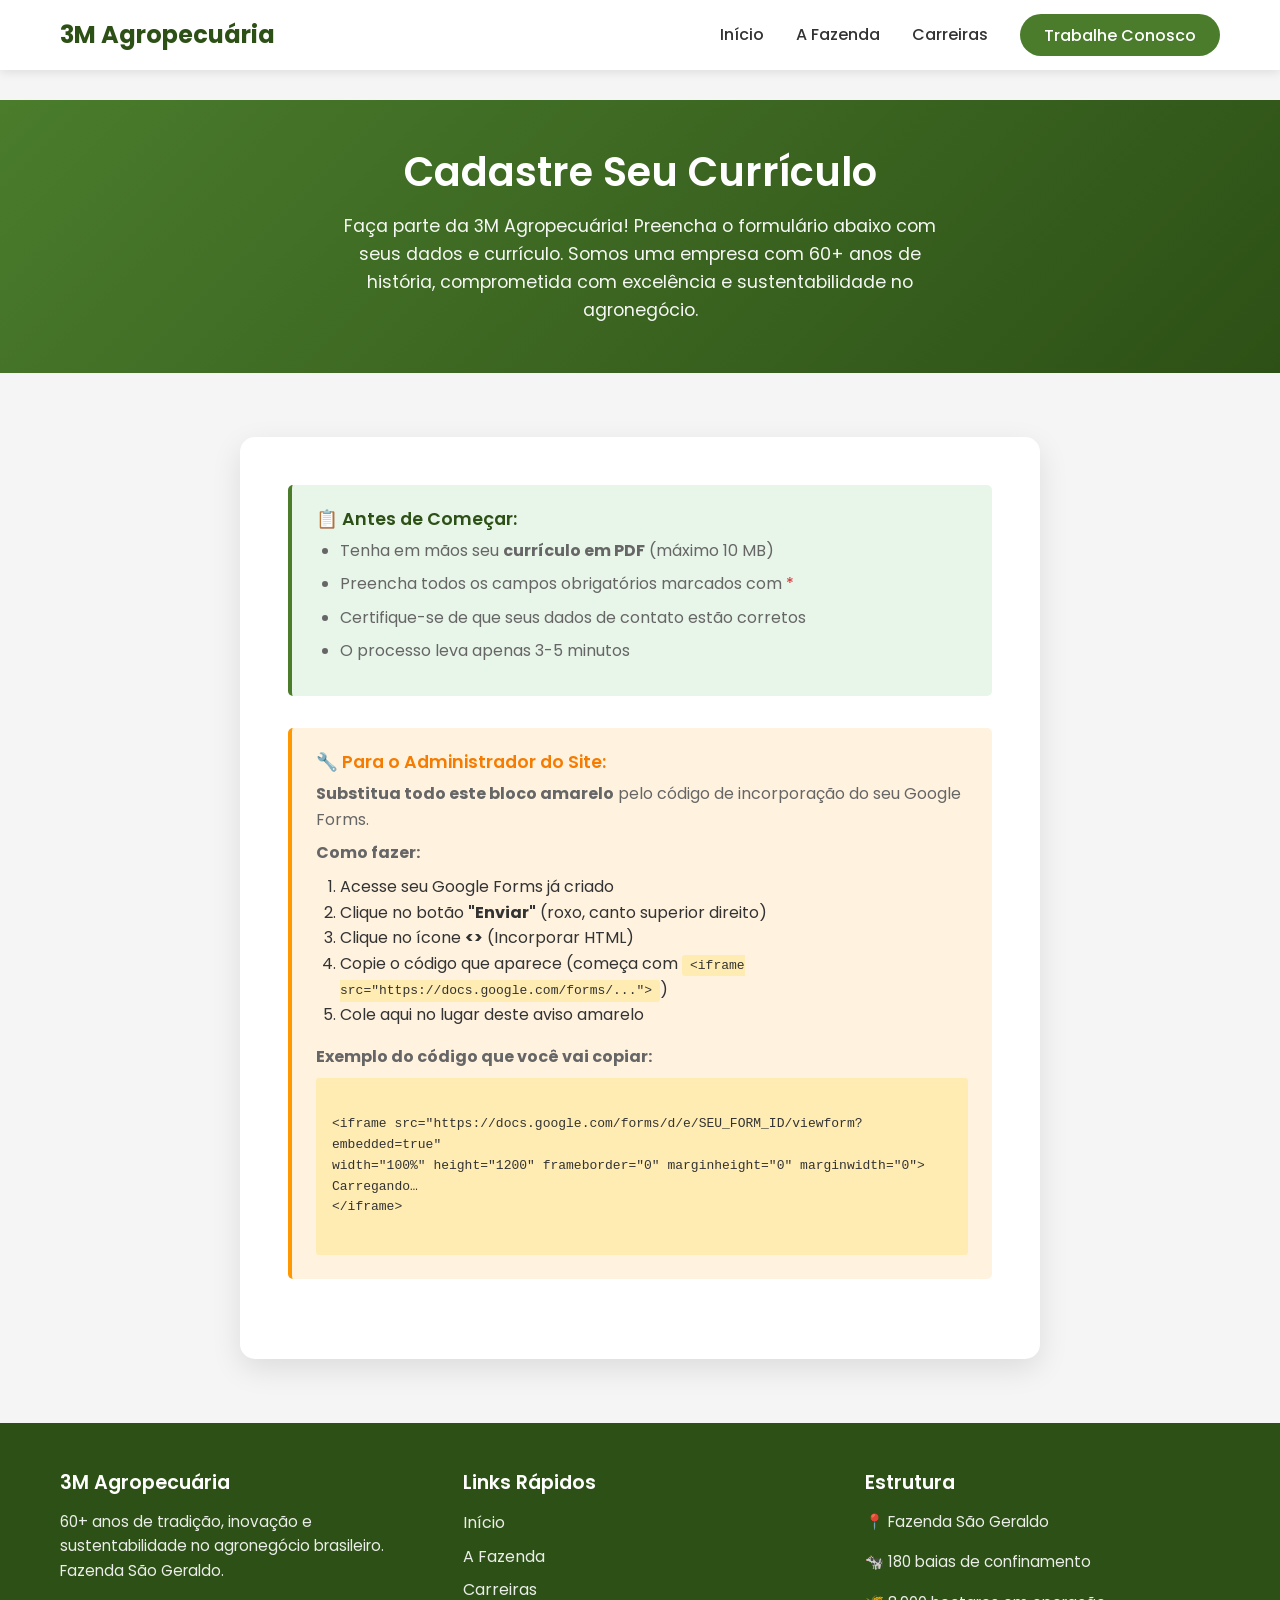
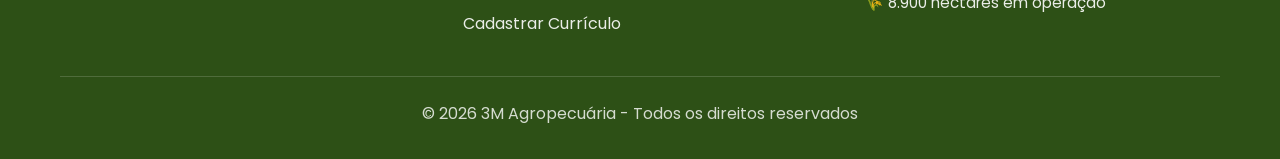
<file: cadastro.html>
<!DOCTYPE html>
<html lang="pt-BR">
<head>
    <meta charset="UTF-8">
    <meta name="viewport" content="width=device-width, initial-scale=1.0">
    <title>Cadastre Seu Currículo - 3M Agropecuária</title>
    <link rel="stylesheet" href="css/style.css">
    <link href="https://fonts.googleapis.com/css2?family=Poppins:wght@300;400;600;700&display=swap" rel="stylesheet">
    <style>
        .pagina-interna {
            padding-top: 100px;
            min-height: 100vh;
            background-color: var(--cinza-claro);
        }
        
        .cadastro-header {
            padding: 3rem 0;
            background: linear-gradient(135deg, var(--verde-principal) 0%, var(--verde-escuro) 100%);
            color: var(--branco);
            text-align: center;
        }
        
        .cadastro-header h1 {
            font-size: 2.5rem;
            margin-bottom: 1rem;
        }
        
        .cadastro-header p {
            font-size: 1.1rem;
            max-width: 600px;
            margin: 0 auto;
            opacity: 0.95;
        }
        
        .formulario-section {
            padding: 4rem 0;
        }
        
        .form-container {
            max-width: 800px;
            margin: 0 auto;
            background-color: var(--branco);
            padding: 3rem;
            border-radius: 15px;
            box-shadow: 0 10px 30px var(--sombra);
        }
        
        .instrucoes {
            background-color: #E8F5E9;
            border-left: 4px solid var(--verde-principal);
            padding: 1.5rem;
            margin-bottom: 2rem;
            border-radius: 5px;
        }
        
        .instrucoes h3 {
            color: var(--verde-escuro);
            margin-bottom: 0.5rem;
            font-size: 1.1rem;
        }
        
        .instrucoes ul {
            margin-left: 1.5rem;
            color: var(--texto-medio);
        }
        
        .instrucoes ul li {
            margin-bottom: 0.5rem;
        }
        
        /* Estilos do Formulário */
        .form-group {
            margin-bottom: 1.5rem;
        }
        
        label {
            display: block;
            color: var(--verde-escuro);
            font-weight: 600;
            margin-bottom: 0.5rem;
        }
        
        .obrigatorio {
            color: #D32F2F;
        }
        
        input[type="text"],
        input[type="email"],
        input[type="tel"],
        select,
        textarea {
            width: 100%;
            padding: 0.8rem;
            border: 2px solid var(--cinza-medio);
            border-radius: 8px;
            font-size: 1rem;
            font-family: 'Poppins', sans-serif;
            transition: border-color 0.3s ease;
        }
        
        input:focus,
        select:focus,
        textarea:focus {
            outline: none;
            border-color: var(--verde-principal);
        }
        
        textarea {
            min-height: 120px;
            resize: vertical;
        }
        
        .file-upload {
            border: 2px dashed var(--cinza-medio);
            padding: 2rem;
            text-align: center;
            border-radius: 8px;
            cursor: pointer;
            transition: all 0.3s ease;
            background-color: var(--cinza-claro);
        }
        
        .file-upload:hover {
            border-color: var(--verde-principal);
            background-color: #E8F5E9;
        }
        
        .file-upload input[type="file"] {
            display: none;
        }
        
        .file-upload-label {
            cursor: pointer;
            color: var(--verde-principal);
            font-weight: 600;
        }
        
        .file-info {
            margin-top: 1rem;
            color: var(--texto-medio);
            font-size: 0.9rem;
        }
        
        .btn-submit {
            width: 100%;
            padding: 1rem 2rem;
            background-color: var(--verde-principal);
            color: var(--branco);
            border: none;
            border-radius: 30px;
            font-size: 1.1rem;
            font-weight: 600;
            cursor: pointer;
            transition: all 0.3s ease;
            margin-top: 1rem;
        }
        
        .btn-submit:hover {
            background-color: var(--verde-escuro);
            transform: translateY(-2px);
            box-shadow: 0 5px 15px rgba(77, 124, 44, 0.3);
        }
        
        .btn-submit:disabled {
            background-color: var(--cinza-medio);
            cursor: not-allowed;
            transform: none;
        }
        
        /* Aviso Google Forms Embed */
        .embed-aviso {
            background-color: #FFF3E0;
            border-left: 4px solid #FF9800;
            padding: 1.5rem;
            margin: 2rem 0;
            border-radius: 5px;
        }
        
        .embed-aviso h3 {
            color: #F57C00;
            margin-bottom: 0.5rem;
            font-size: 1.1rem;
        }
        
        .embed-aviso p {
            color: var(--texto-medio);
            margin-bottom: 0.5rem;
        }
        
        .embed-aviso code {
            background-color: #FFECB3;
            padding: 0.2rem 0.5rem;
            border-radius: 3px;
            font-family: monospace;
        }
        
        /* Container para iframe do Google Forms */
        .google-forms-container {
            width: 100%;
            min-height: 1200px;
            border: none;
            border-radius: 10px;
            overflow: hidden;
        }
        
        @media (max-width: 768px) {
            .form-container {
                padding: 2rem 1.5rem;
            }
            
            .cadastro-header h1 {
                font-size: 2rem;
            }
        }
    </style>
</head>
<body>
    <!-- Menu de Navegação -->
    <nav class="navbar">
        <div class="container">
            <div class="logo">
                <!-- DESCOMENTE A LINHA ABAIXO E COMENTE A LINHA DE TEXTO PARA USAR LOGO COM IMAGEM -->
                <!-- <img src="images/logo-fazenda.png" alt="Logo 3M Agropecuária" style="height: 50px; width: auto;"> -->
                3M Agropecuária
            </div>
            <ul class="nav-menu" id="navMenu">
                <li><a href="index.html">Início</a></li>
                <li><a href="fazenda.html">A Fazenda</a></li>
                <li><a href="carreiras.html">Carreiras</a></li>
                <li><a href="cadastro.html" class="btn-destaque">Trabalhe Conosco</a></li>
            </ul>
            <div class="hamburger" id="hamburger">
                <span></span>
                <span></span>
                <span></span>
            </div>
        </div>
    </nav>

    <!-- Conteúdo Principal -->
    <div class="pagina-interna">
        
        <!-- Header -->
        <section class="cadastro-header">
            <div class="container">
                <h1>Cadastre Seu Currículo</h1>
                <p>Faça parte da 3M Agropecuária! Preencha o formulário abaixo com seus dados e currículo. Somos uma empresa com 60+ anos de história, comprometida com excelência e sustentabilidade no agronegócio.</p>
            </div>
        </section>

        <!-- Formulário -->
        <section class="formulario-section">
            <div class="container">
                <div class="form-container">
                    
                    <div class="instrucoes">
                        <h3>📋 Antes de Começar:</h3>
                        <ul>
                            <li>Tenha em mãos seu <strong>currículo em PDF</strong> (máximo 10 MB)</li>
                            <li>Preencha todos os campos obrigatórios marcados com <span class="obrigatorio">*</span></li>
                            <li>Certifique-se de que seus dados de contato estão corretos</li>
                            <li>O processo leva apenas 3-5 minutos</li>
                        </ul>
                    </div>

                    <!-- ============================================
                         IMPORTANTE: AQUI VOCÊ VAI INCORPORAR O GOOGLE FORMS
                         ============================================ -->
                    
                    <div class="embed-aviso">
                        <h3>🔧 Para o Administrador do Site:</h3>
                        <p><strong>Substitua todo este bloco amarelo</strong> pelo código de incorporação do seu Google Forms.</p>
                        <p><strong>Como fazer:</strong></p>
                        <ol style="margin-left: 1.5rem; margin-top: 0.5rem;">
                            <li>Acesse seu Google Forms já criado</li>
                            <li>Clique no botão <strong>"Enviar"</strong> (roxo, canto superior direito)</li>
                            <li>Clique no ícone <strong>&lt;&gt;</strong> (Incorporar HTML)</li>
                            <li>Copie o código que aparece (começa com <code>&lt;iframe src="https://docs.google.com/forms/..."&gt;</code>)</li>
                            <li>Cole aqui no lugar deste aviso amarelo</li>
                        </ol>
                        <p style="margin-top: 1rem;"><strong>Exemplo do código que você vai copiar:</strong></p>
                        <code style="display: block; padding: 1rem; white-space: pre-wrap; line-height: 1.6; margin-top: 0.5rem;">
&lt;iframe src="https://docs.google.com/forms/d/e/SEU_FORM_ID/viewform?embedded=true" 
width="100%" height="1200" frameborder="0" marginheight="0" marginwidth="0"&gt;
Carregando…
&lt;/iframe&gt;
                        </code>
                    </div>

                    <!-- OU, se preferir um formulário HTML simples (sem upload de arquivo): -->
                    
                    <!-- <form id="cadastroForm" action="#" method="POST">
                        <div class="form-group">
                            <label for="nome">Nome Completo <span class="obrigatorio">*</span></label>
                            <input type="text" id="nome" name="nome" required placeholder="Ex: João da Silva">
                        </div>

                        <div class="form-group">
                            <label for="cpf">CPF <span class="obrigatorio">*</span></label>
                            <input type="text" id="cpf" name="cpf" required placeholder="000.000.000-00">
                        </div>

                        <div class="form-group">
                            <label for="email">E-mail <span class="obrigatorio">*</span></label>
                            <input type="email" id="email" name="email" required placeholder="seuemail@exemplo.com">
                        </div>

                        <div class="form-group">
                            <label for="telefone">Telefone/WhatsApp <span class="obrigatorio">*</span></label>
                            <input type="tel" id="telefone" name="telefone" required placeholder="(XX) XXXXX-XXXX">
                        </div>

                        <div class="form-group">
                            <label for="cidade">Cidade onde Reside <span class="obrigatorio">*</span></label>
                            <input type="text" id="cidade" name="cidade" required placeholder="Ex: São Paulo/SP">
                        </div>

                        <div class="form-group">
                            <label for="vaga">Vaga de Interesse</label>
                            <select id="vaga" name="vaga">
                                <option value="">Selecione uma vaga...</option>
                                <option value="tratador">Tratador de Gado</option>
                                <option value="operador">Operador de Máquinas Agrícolas</option>
                                <option value="administrativo">Assistente Administrativo Rural</option>
                                <option value="outra">Cadastro Geral (sem vaga específica)</option>
                            </select>
                        </div>

                        <div class="form-group">
                            <label for="escolaridade">Escolaridade <span class="obrigatorio">*</span></label>
                            <select id="escolaridade" name="escolaridade" required>
                                <option value="">Selecione...</option>
                                <option value="fundamental">Ensino Fundamental</option>
                                <option value="medio">Ensino Médio</option>
                                <option value="tecnico">Técnico</option>
                                <option value="superior">Superior Completo</option>
                                <option value="superior-cursando">Superior Cursando</option>
                                <option value="pos">Pós-Graduação</option>
                            </select>
                        </div>

                        <div class="form-group">
                            <label for="experiencia">Experiência Anterior na Área</label>
                            <textarea id="experiencia" name="experiencia" placeholder="Conte um pouco sobre sua experiência profissional no agronegócio..."></textarea>
                        </div>

                        <div class="form-group">
                            <label>Currículo (PDF) <span class="obrigatorio">*</span></label>
                            <div class="file-upload" onclick="document.getElementById('curriculo').click()">
                                <label class="file-upload-label">
                                    📄 Clique aqui para anexar seu currículo
                                </label>
                                <input type="file" id="curriculo" name="curriculo" accept=".pdf" required>
                                <div class="file-info" id="fileInfo">Formato aceito: PDF (máximo 10 MB)</div>
                            </div>
                        </div>

                        <button type="submit" class="btn-submit">Enviar Currículo</button>
                    </form> -->

                </div>
            </div>
        </section>

    </div>

    <!-- Rodapé -->
    <footer>
        <div class="container">
            <div class="footer-grid">
                <div class="footer-col">
                    <h4>3M Agropecuária</h4>
                    <p>60+ anos de tradição, inovação e sustentabilidade no agronegócio brasileiro. Fazenda São Geraldo.</p>
                </div>
                <div class="footer-col">
                    <h4>Links Rápidos</h4>
                    <ul>
                        <li><a href="index.html">Início</a></li>
                        <li><a href="fazenda.html">A Fazenda</a></li>
                        <li><a href="carreiras.html">Carreiras</a></li>
                        <li><a href="cadastro.html">Cadastrar Currículo</a></li>
                    </ul>
                </div>
                <div class="footer-col">
                    <h4>Estrutura</h4>
                    <p>📍 Fazenda São Geraldo</p>
                    <p>🐄 180 baias de confinamento</p>
                    <p>🌾 8.900 hectares em operação</p>
                </div>
            </div>
            <div class="footer-bottom">
                <p>&copy; 2026 3M Agropecuária - Todos os direitos reservados</p>
            </div>
        </div>
    </footer>

    <script src="js/script.js"></script>
    <script>
        // Mostrar nome do arquivo selecionado
        const fileInput = document.getElementById('curriculo');
        if (fileInput) {
            fileInput.addEventListener('change', function(e) {
                const fileName = e.target.files[0]?.name;
                const fileInfo = document.getElementById('fileInfo');
                if (fileName) {
                    fileInfo.textContent = `📄 Arquivo selecionado: ${fileName}`;
                    fileInfo.style.color = 'var(--verde-principal)';
                }
            });
        }
    </script>
</body>
</html>
</file>
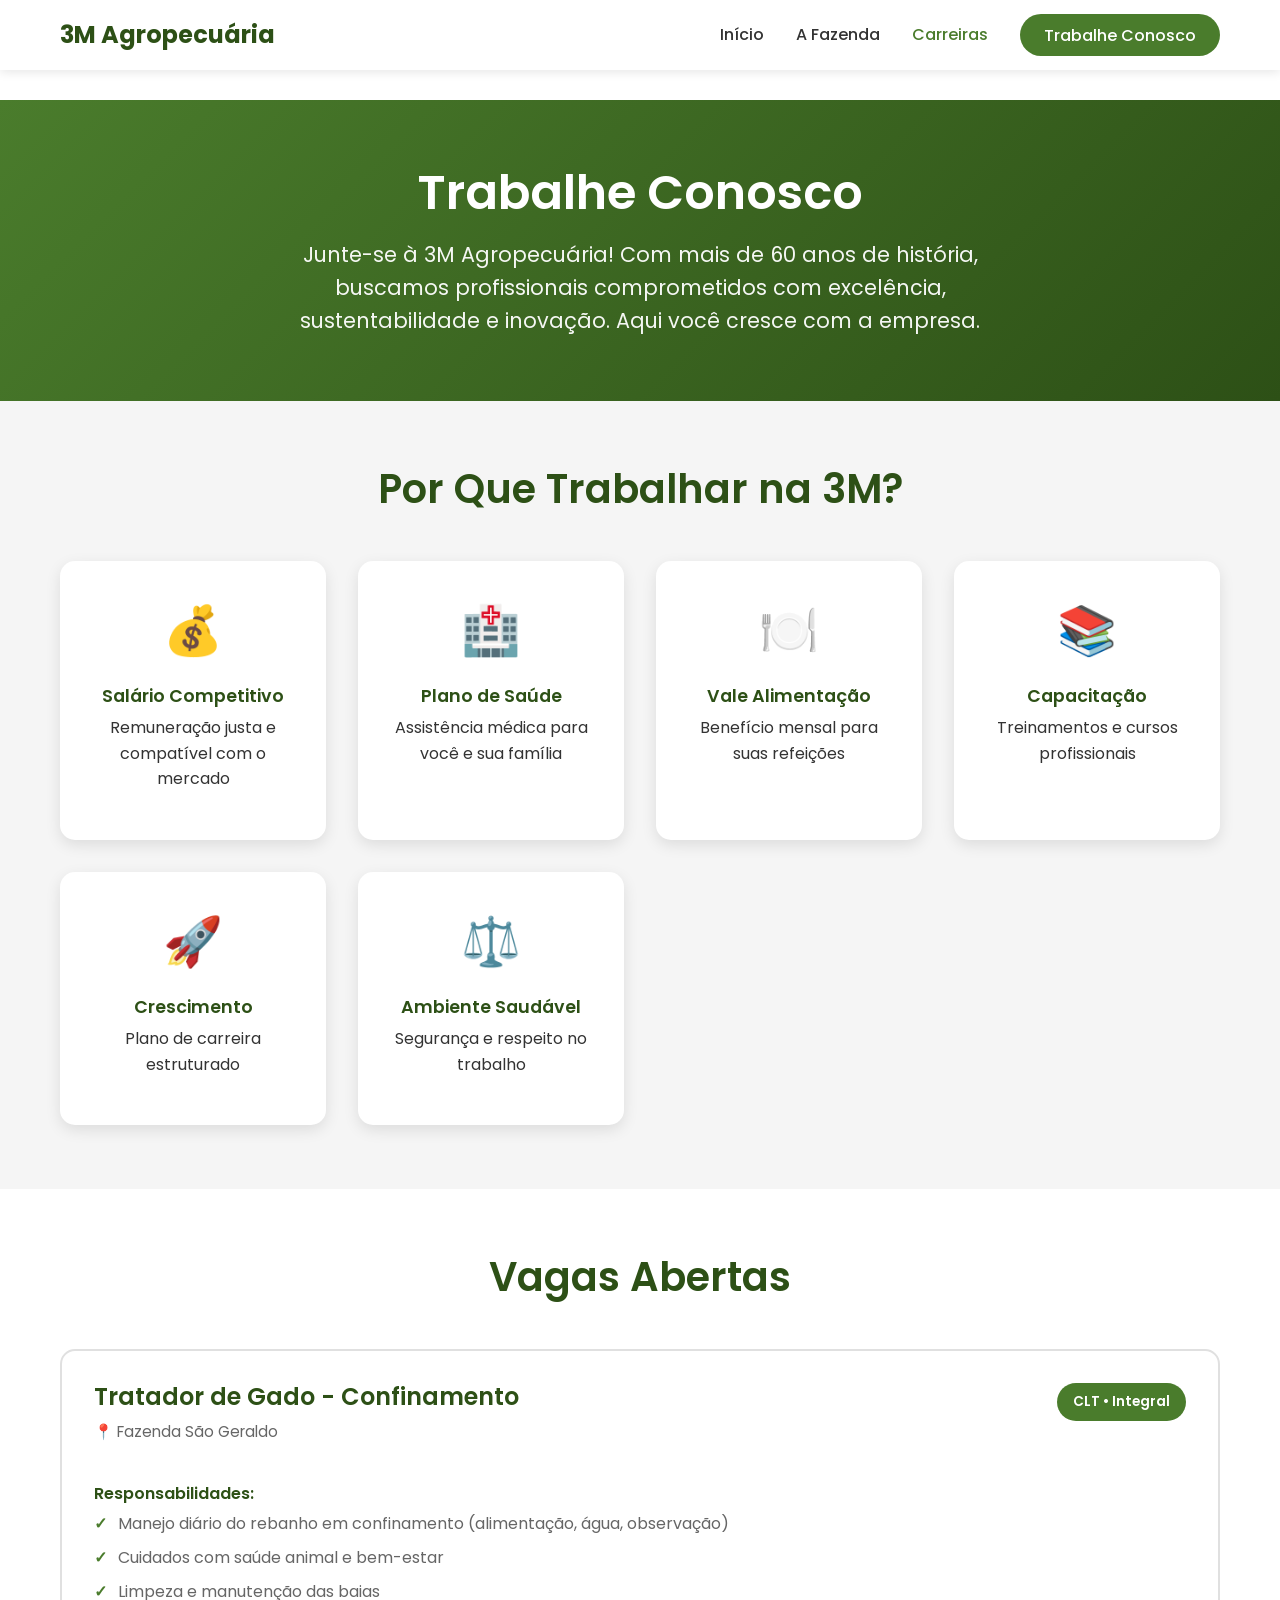
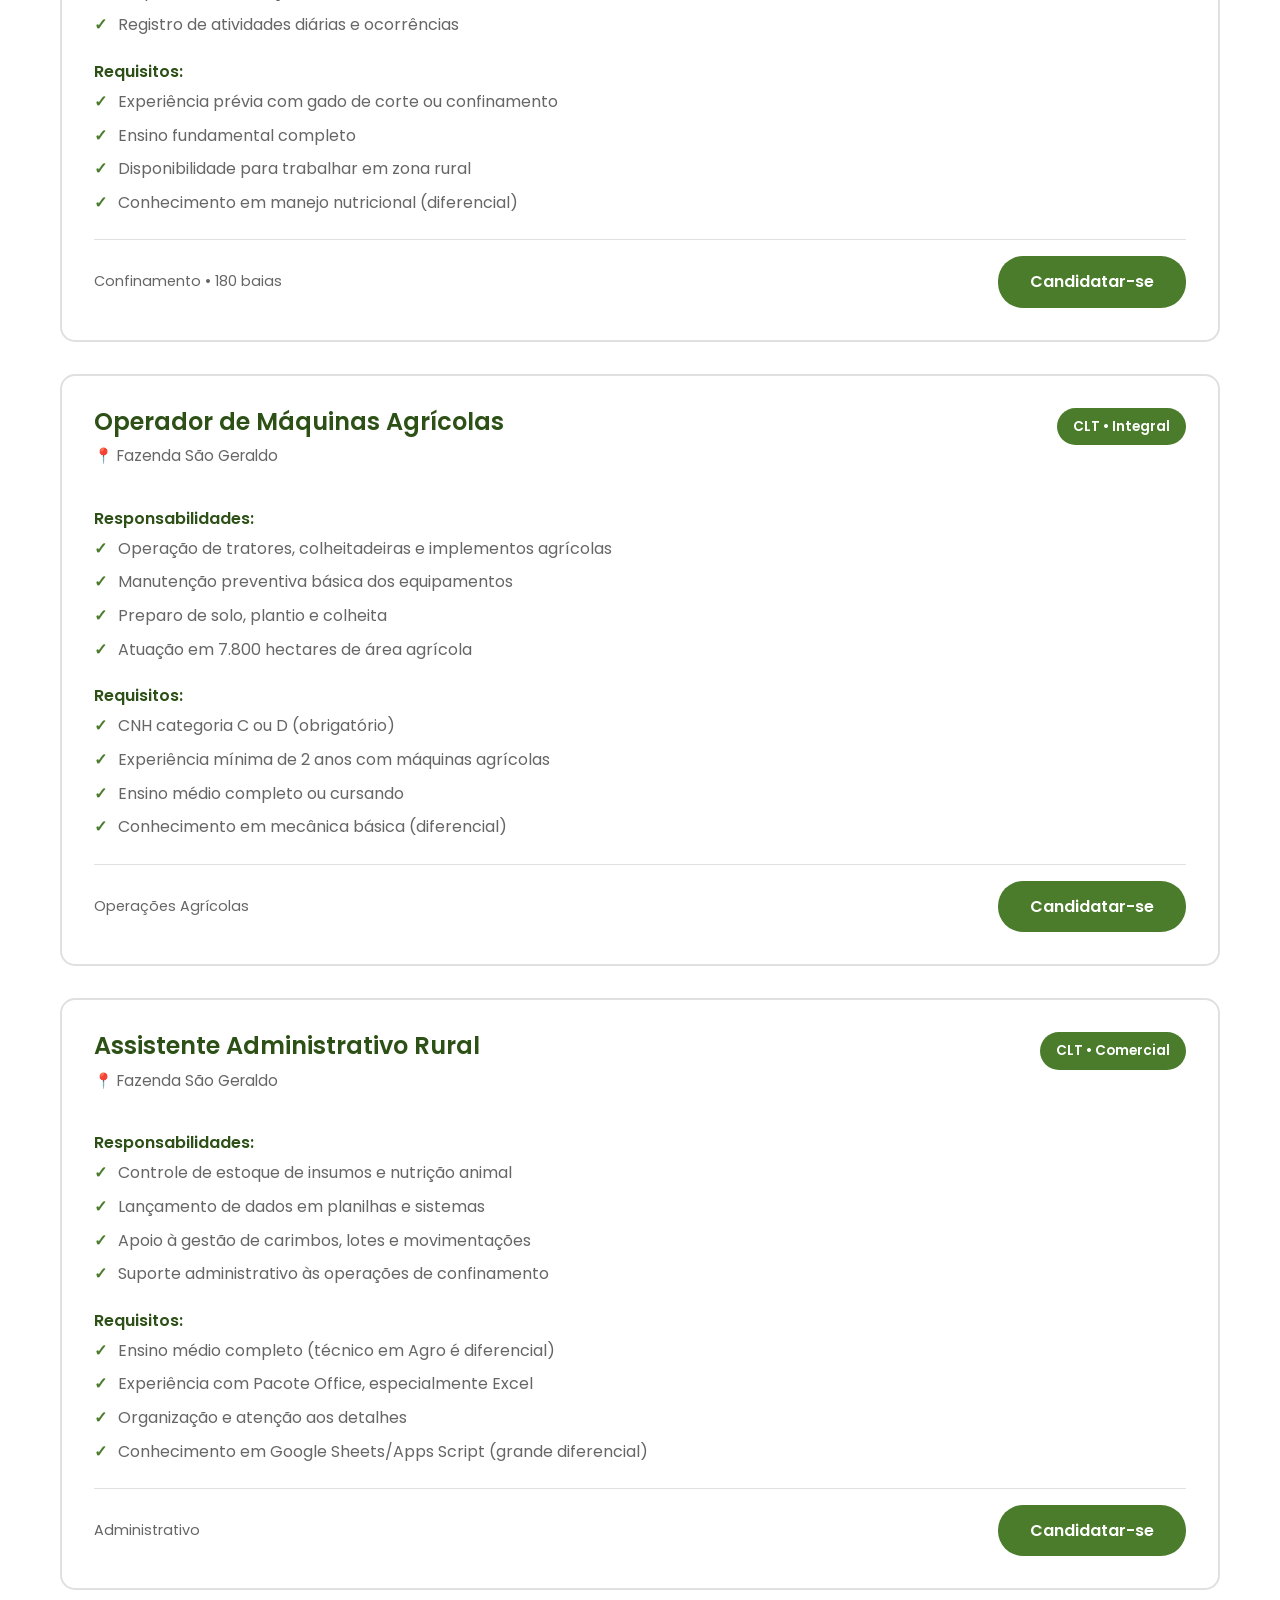
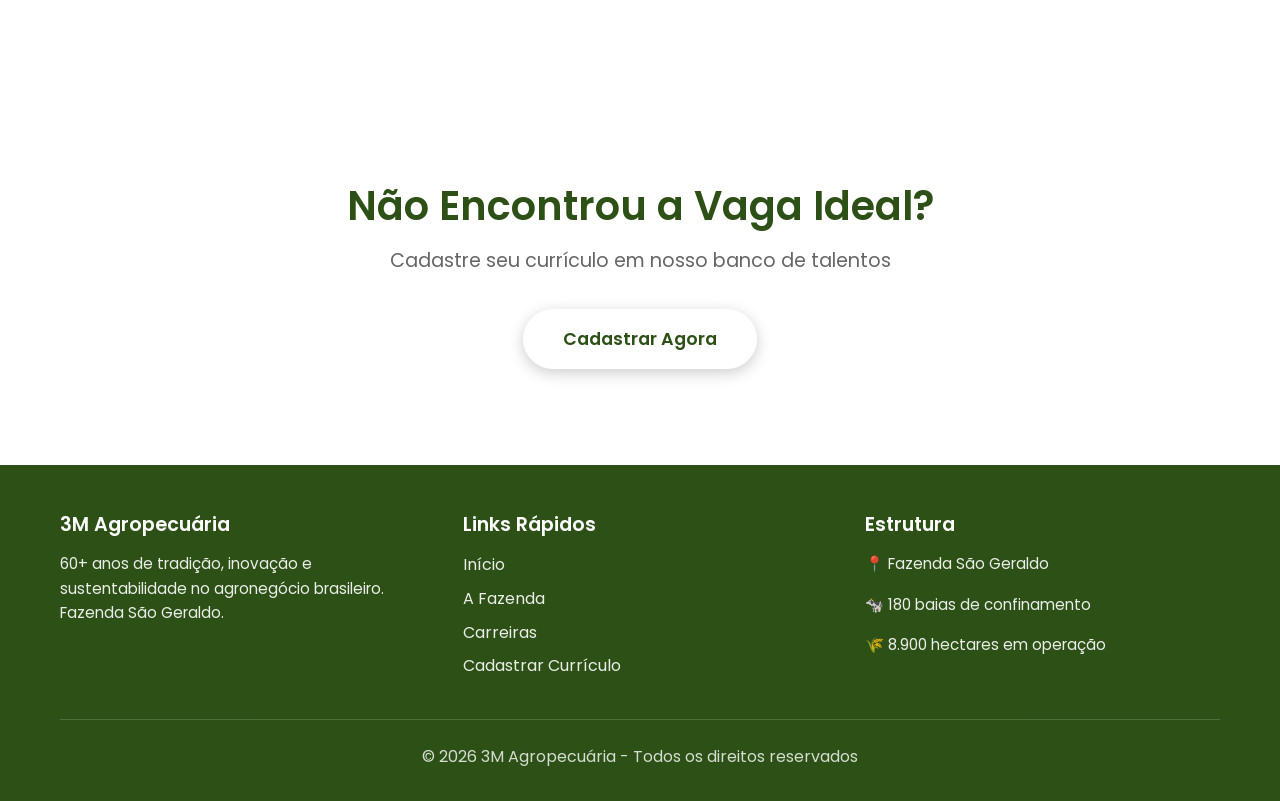
<file: carreiras.html>
<!DOCTYPE html>
<html lang="pt-BR">
<head>
    <meta charset="UTF-8">
    <meta name="viewport" content="width=device-width, initial-scale=1.0">
    <title>Carreiras - 3M Agropecuária</title>
    <link rel="stylesheet" href="css/style.css">
    <link href="https://fonts.googleapis.com/css2?family=Poppins:wght@300;400;600;700&display=swap" rel="stylesheet">
    <style>
        .pagina-interna {
            padding-top: 100px;
            min-height: 100vh;
        }
        
        .carreiras-hero {
            padding: 4rem 0;
            background: linear-gradient(135deg, var(--verde-principal) 0%, var(--verde-escuro) 100%);
            color: var(--branco);
            text-align: center;
        }
        
        .carreiras-hero h1 {
            font-size: 3rem;
            margin-bottom: 1rem;
        }
        
        .carreiras-hero p {
            font-size: 1.3rem;
            max-width: 700px;
            margin: 0 auto;
            opacity: 0.95;
        }
        
        .beneficios-section {
            padding: 4rem 0;
            background-color: var(--cinza-claro);
        }
        
        .beneficios-grid {
            display: grid;
            grid-template-columns: repeat(auto-fit, minmax(250px, 1fr));
            gap: 2rem;
            margin-top: 3rem;
        }
        
        .beneficio-card {
            background-color: var(--branco);
            padding: 2rem;
            border-radius: 15px;
            text-align: center;
            box-shadow: 0 5px 15px var(--sombra);
        }
        
        .beneficio-icone {
            font-size: 3rem;
            margin-bottom: 1rem;
        }
        
        .beneficio-card h3 {
            color: var(--verde-escuro);
            margin-bottom: 0.5rem;
            font-size: 1.1rem;
        }
        
        .vagas-section {
            padding: 4rem 0;
        }
        
        .vaga-card {
            background-color: var(--branco);
            border: 2px solid var(--cinza-medio);
            border-radius: 15px;
            padding: 2rem;
            margin-bottom: 2rem;
            transition: all 0.3s ease;
        }
        
        .vaga-card:hover {
            border-color: var(--verde-principal);
            box-shadow: 0 10px 30px var(--sombra);
            transform: translateY(-3px);
        }
        
        .vaga-header {
            display: flex;
            justify-content: space-between;
            align-items: start;
            margin-bottom: 1.5rem;
            flex-wrap: wrap;
            gap: 1rem;
        }
        
        .vaga-titulo h3 {
            color: var(--verde-escuro);
            font-size: 1.5rem;
            margin-bottom: 0.5rem;
        }
        
        .vaga-local {
            color: var(--texto-medio);
            font-size: 0.95rem;
        }
        
        .vaga-badge {
            background-color: var(--verde-principal);
            color: var(--branco);
            padding: 0.5rem 1rem;
            border-radius: 20px;
            font-size: 0.85rem;
            font-weight: 600;
        }
        
        .vaga-detalhes {
            margin-bottom: 1.5rem;
        }
        
        .vaga-secao {
            margin-bottom: 1.5rem;
        }
        
        .vaga-secao h4 {
            color: var(--verde-escuro);
            margin-bottom: 0.5rem;
            font-size: 1rem;
        }
        
        .vaga-secao ul {
            list-style: none;
            padding-left: 0;
        }
        
        .vaga-secao ul li {
            padding-left: 1.5rem;
            position: relative;
            margin-bottom: 0.5rem;
            color: var(--texto-medio);
        }
        
        .vaga-secao ul li:before {
            content: "✓";
            position: absolute;
            left: 0;
            color: var(--verde-principal);
            font-weight: bold;
        }
        
        .vaga-footer {
            display: flex;
            justify-content: space-between;
            align-items: center;
            padding-top: 1rem;
            border-top: 1px solid var(--cinza-medio);
            flex-wrap: wrap;
            gap: 1rem;
        }
        
        .vaga-info {
            color: var(--texto-medio);
            font-size: 0.9rem;
        }
        
        .btn-candidatar {
            display: inline-block;
            background-color: var(--verde-principal);
            color: var(--branco);
            padding: 0.8rem 2rem;
            border-radius: 25px;
            font-weight: 600;
            transition: all 0.3s ease;
        }
        
        .btn-candidatar:hover {
            background-color: var(--verde-escuro);
            transform: translateY(-2px);
            box-shadow: 0 5px 15px rgba(77, 124, 44, 0.3);
        }
        
        .sem-vagas {
            text-align: center;
            padding: 3rem;
            background-color: var(--cinza-claro);
            border-radius: 15px;
            margin-top: 2rem;
        }
        
        .sem-vagas h3 {
            color: var(--verde-escuro);
            margin-bottom: 1rem;
        }
        
        @media (max-width: 768px) {
            .carreiras-hero h1 {
                font-size: 2rem;
            }
            
            .vaga-header {
                flex-direction: column;
            }
            
            .vaga-footer {
                flex-direction: column;
                text-align: center;
            }
        }
    </style>
</head>
<body>
    <!-- Menu de Navegação -->
    <nav class="navbar">
        <div class="container">
            <div class="logo">
                <!-- DESCOMENTE A LINHA ABAIXO E COMENTE A LINHA DE TEXTO PARA USAR LOGO COM IMAGEM -->
                <!-- <img src="images/logo-fazenda.png" alt="Logo 3M Agropecuária" style="height: 50px; width: auto;"> -->
                3M Agropecuária
            </div>
            <ul class="nav-menu" id="navMenu">
                <li><a href="index.html">Início</a></li>
                <li><a href="fazenda.html">A Fazenda</a></li>
                <li><a href="carreiras.html" class="active">Carreiras</a></li>
                <li><a href="cadastro.html" class="btn-destaque">Trabalhe Conosco</a></li>
            </ul>
            <div class="hamburger" id="hamburger">
                <span></span>
                <span></span>
                <span></span>
            </div>
        </div>
    </nav>

    <!-- Conteúdo Principal -->
    <div class="pagina-interna">
        
        <!-- Hero -->
        <section class="carreiras-hero">
            <div class="container">
                <h1>Trabalhe Conosco</h1>
                <p>Junte-se à 3M Agropecuária! Com mais de 60 anos de história, buscamos profissionais comprometidos com excelência, sustentabilidade e inovação. Aqui você cresce com a empresa.</p>
            </div>
        </section>

        <!-- Benefícios -->
        <section class="beneficios-section">
            <div class="container">
                <h2 class="text-center">Por Que Trabalhar na 3M?</h2>
                <div class="beneficios-grid">
                    <div class="beneficio-card">
                        <div class="beneficio-icone">💰</div>
                        <h3>Salário Competitivo</h3>
                        <p>Remuneração justa e compatível com o mercado</p>
                    </div>
                    
                    <div class="beneficio-card">
                        <div class="beneficio-icone">🏥</div>
                        <h3>Plano de Saúde</h3>
                        <p>Assistência médica para você e sua família</p>
                    </div>
                    
                    <div class="beneficio-card">
                        <div class="beneficio-icone">🍽️</div>
                        <h3>Vale Alimentação</h3>
                        <p>Benefício mensal para suas refeições</p>
                    </div>
                    
                    <div class="beneficio-card">
                        <div class="beneficio-icone">📚</div>
                        <h3>Capacitação</h3>
                        <p>Treinamentos e cursos profissionais</p>
                    </div>
                    
                    <div class="beneficio-card">
                        <div class="beneficio-icone">🚀</div>
                        <h3>Crescimento</h3>
                        <p>Plano de carreira estruturado</p>
                    </div>
                    
                    <div class="beneficio-card">
                        <div class="beneficio-icone">⚖️</div>
                        <h3>Ambiente Saudável</h3>
                        <p>Segurança e respeito no trabalho</p>
                    </div>
                </div>
            </div>
        </section>

        <!-- Vagas Disponíveis -->
        <section class="vagas-section">
            <div class="container">
                <h2 class="text-center">Vagas Abertas</h2>
                
                <!-- VAGA 1 -->
                <div class="vaga-card">
                    <div class="vaga-header">
                        <div class="vaga-titulo">
                            <h3>Tratador de Gado - Confinamento</h3>
                            <p class="vaga-local">📍 Fazenda São Geraldo</p>
                        </div>
                        <span class="vaga-badge">CLT • Integral</span>
                    </div>
                    
                    <div class="vaga-detalhes">
                        <div class="vaga-secao">
                            <h4>Responsabilidades:</h4>
                            <ul>
                                <li>Manejo diário do rebanho em confinamento (alimentação, água, observação)</li>
                                <li>Cuidados com saúde animal e bem-estar</li>
                                <li>Limpeza e manutenção das baias</li>
                                <li>Registro de atividades diárias e ocorrências</li>
                            </ul>
                        </div>
                        
                        <div class="vaga-secao">
                            <h4>Requisitos:</h4>
                            <ul>
                                <li>Experiência prévia com gado de corte ou confinamento</li>
                                <li>Ensino fundamental completo</li>
                                <li>Disponibilidade para trabalhar em zona rural</li>
                                <li>Conhecimento em manejo nutricional (diferencial)</li>
                            </ul>
                        </div>
                    </div>
                    
                    <div class="vaga-footer">
                        <span class="vaga-info">Confinamento • 180 baias</span>
                        <a href="cadastro.html" class="btn-candidatar">Candidatar-se</a>
                    </div>
                </div>

                <!-- VAGA 2 -->
                <div class="vaga-card">
                    <div class="vaga-header">
                        <div class="vaga-titulo">
                            <h3>Operador de Máquinas Agrícolas</h3>
                            <p class="vaga-local">📍 Fazenda São Geraldo</p>
                        </div>
                        <span class="vaga-badge">CLT • Integral</span>
                    </div>
                    
                    <div class="vaga-detalhes">
                        <div class="vaga-secao">
                            <h4>Responsabilidades:</h4>
                            <ul>
                                <li>Operação de tratores, colheitadeiras e implementos agrícolas</li>
                                <li>Manutenção preventiva básica dos equipamentos</li>
                                <li>Preparo de solo, plantio e colheita</li>
                                <li>Atuação em 7.800 hectares de área agrícola</li>
                            </ul>
                        </div>
                        
                        <div class="vaga-secao">
                            <h4>Requisitos:</h4>
                            <ul>
                                <li>CNH categoria C ou D (obrigatório)</li>
                                <li>Experiência mínima de 2 anos com máquinas agrícolas</li>
                                <li>Ensino médio completo ou cursando</li>
                                <li>Conhecimento em mecânica básica (diferencial)</li>
                            </ul>
                        </div>
                    </div>
                    
                    <div class="vaga-footer">
                        <span class="vaga-info">Operações Agrícolas</span>
                        <a href="cadastro.html" class="btn-candidatar">Candidatar-se</a>
                    </div>
                </div>

                <!-- VAGA 3 -->
                <div class="vaga-card">
                    <div class="vaga-header">
                        <div class="vaga-titulo">
                            <h3>Assistente Administrativo Rural</h3>
                            <p class="vaga-local">📍 Fazenda São Geraldo</p>
                        </div>
                        <span class="vaga-badge">CLT • Comercial</span>
                    </div>
                    
                    <div class="vaga-detalhes">
                        <div class="vaga-secao">
                            <h4>Responsabilidades:</h4>
                            <ul>
                                <li>Controle de estoque de insumos e nutrição animal</li>
                                <li>Lançamento de dados em planilhas e sistemas</li>
                                <li>Apoio à gestão de carimbos, lotes e movimentações</li>
                                <li>Suporte administrativo às operações de confinamento</li>
                            </ul>
                        </div>
                        
                        <div class="vaga-secao">
                            <h4>Requisitos:</h4>
                            <ul>
                                <li>Ensino médio completo (técnico em Agro é diferencial)</li>
                                <li>Experiência com Pacote Office, especialmente Excel</li>
                                <li>Organização e atenção aos detalhes</li>
                                <li>Conhecimento em Google Sheets/Apps Script (grande diferencial)</li>
                            </ul>
                        </div>
                    </div>
                    
                    <div class="vaga-footer">
                        <span class="vaga-info">Administrativo</span>
                        <a href="cadastro.html" class="btn-candidatar">Candidatar-se</a>
                    </div>
                </div>

                <!-- Mensagem se não houver vagas -->
                <!-- <div class="sem-vagas">
                    <h3>Não há vagas disponíveis no momento</h3>
                    <p>Mas você pode cadastrar seu currículo! Entraremos em contato quando surgir uma oportunidade compatível com seu perfil.</p>
                    <a href="cadastro.html" class="btn-primary" style="margin-top: 1rem;">Cadastrar Currículo</a>
                </div> -->
                
            </div>
        </section>

        <!-- Call to Action -->
        <section class="cta">
            <div class="container">
                <h2>Não Encontrou a Vaga Ideal?</h2>
                <p>Cadastre seu currículo em nosso banco de talentos</p>
                <a href="cadastro.html" class="btn-primary">Cadastrar Agora</a>
            </div>
        </section>

    </div>

    <!-- Rodapé -->
    <footer>
        <div class="container">
            <div class="footer-grid">
                <div class="footer-col">
                    <h4>3M Agropecuária</h4>
                    <p>60+ anos de tradição, inovação e sustentabilidade no agronegócio brasileiro. Fazenda São Geraldo.</p>
                </div>
                <div class="footer-col">
                    <h4>Links Rápidos</h4>
                    <ul>
                        <li><a href="index.html">Início</a></li>
                        <li><a href="fazenda.html">A Fazenda</a></li>
                        <li><a href="carreiras.html">Carreiras</a></li>
                        <li><a href="cadastro.html">Cadastrar Currículo</a></li>
                    </ul>
                </div>
                <div class="footer-col">
                    <h4>Estrutura</h4>
                    <p>📍 Fazenda São Geraldo</p>
                    <p>🐄 180 baias de confinamento</p>
                    <p>🌾 8.900 hectares em operação</p>
                </div>
            </div>
            <div class="footer-bottom">
                <p>&copy; 2026 3M Agropecuária - Todos os direitos reservados</p>
            </div>
        </div>
    </footer>

    <script src="js/script.js"></script>
</body>
</html>
</file>
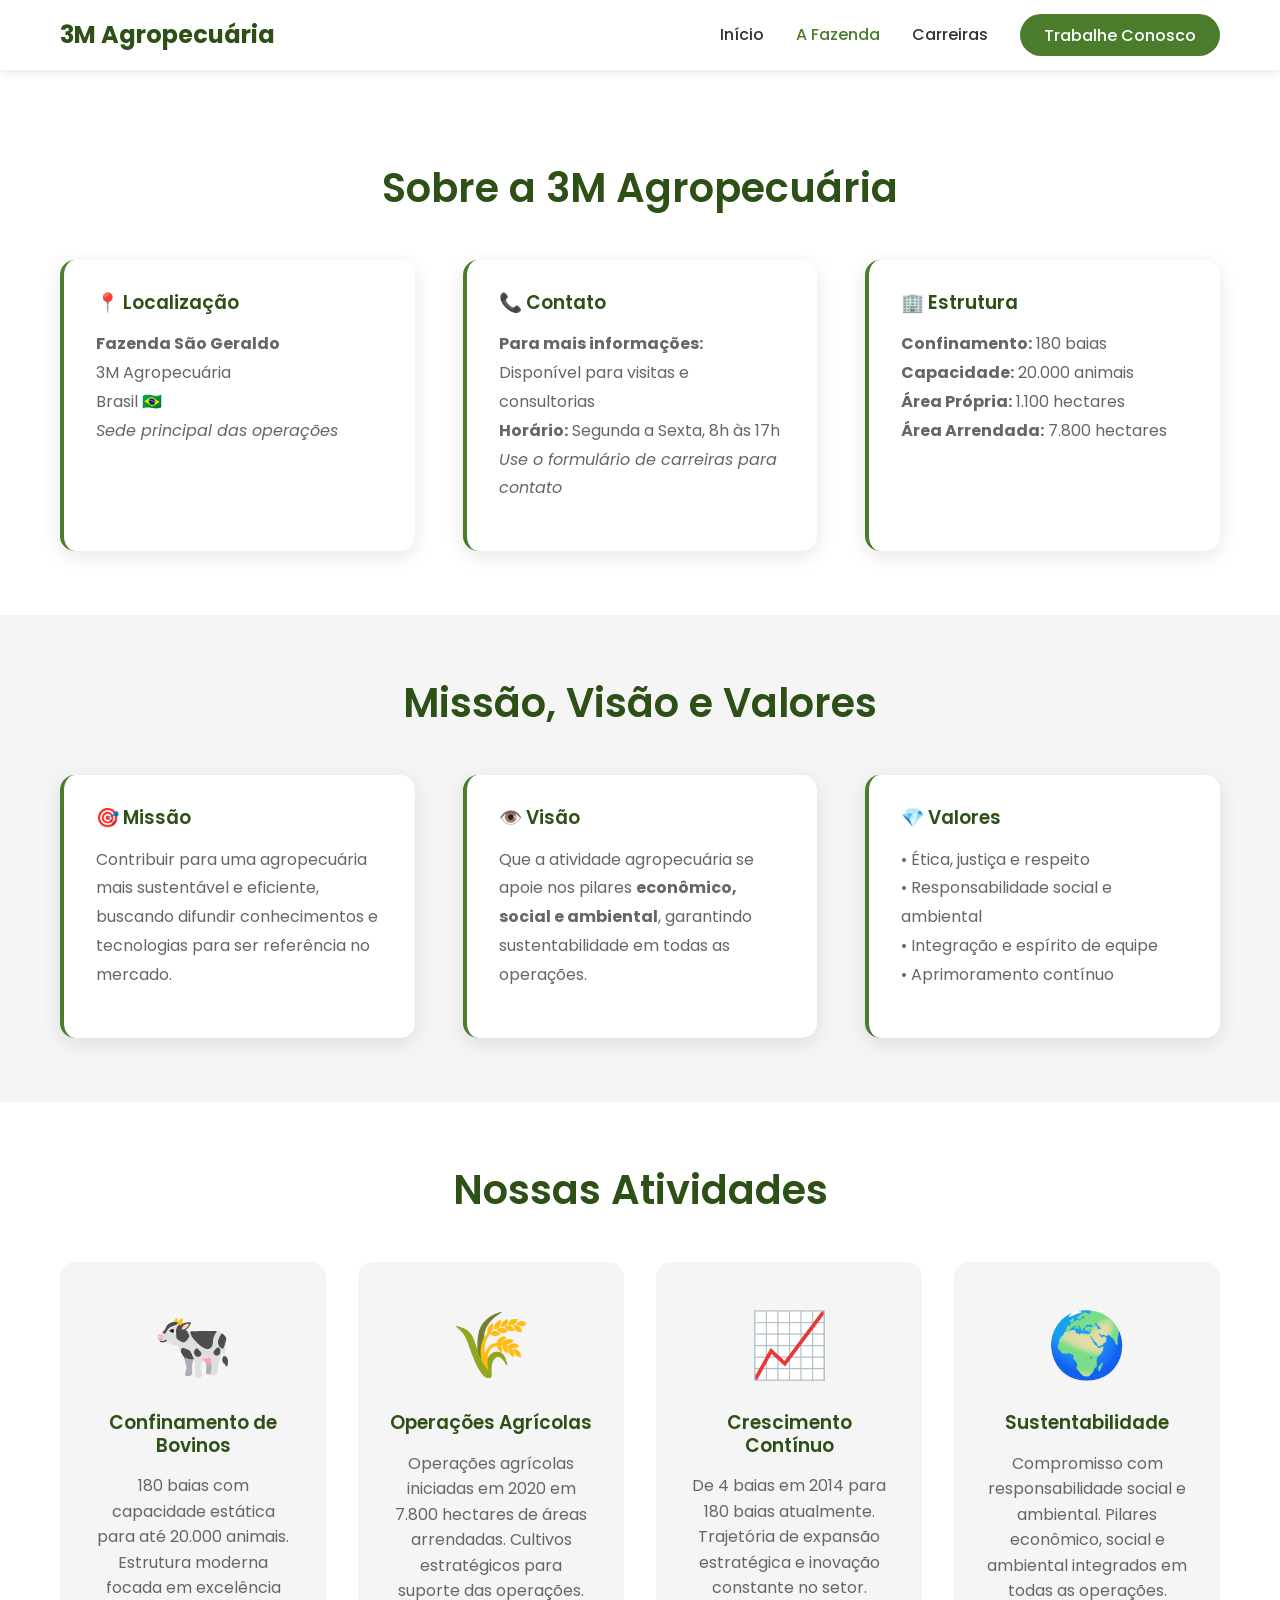
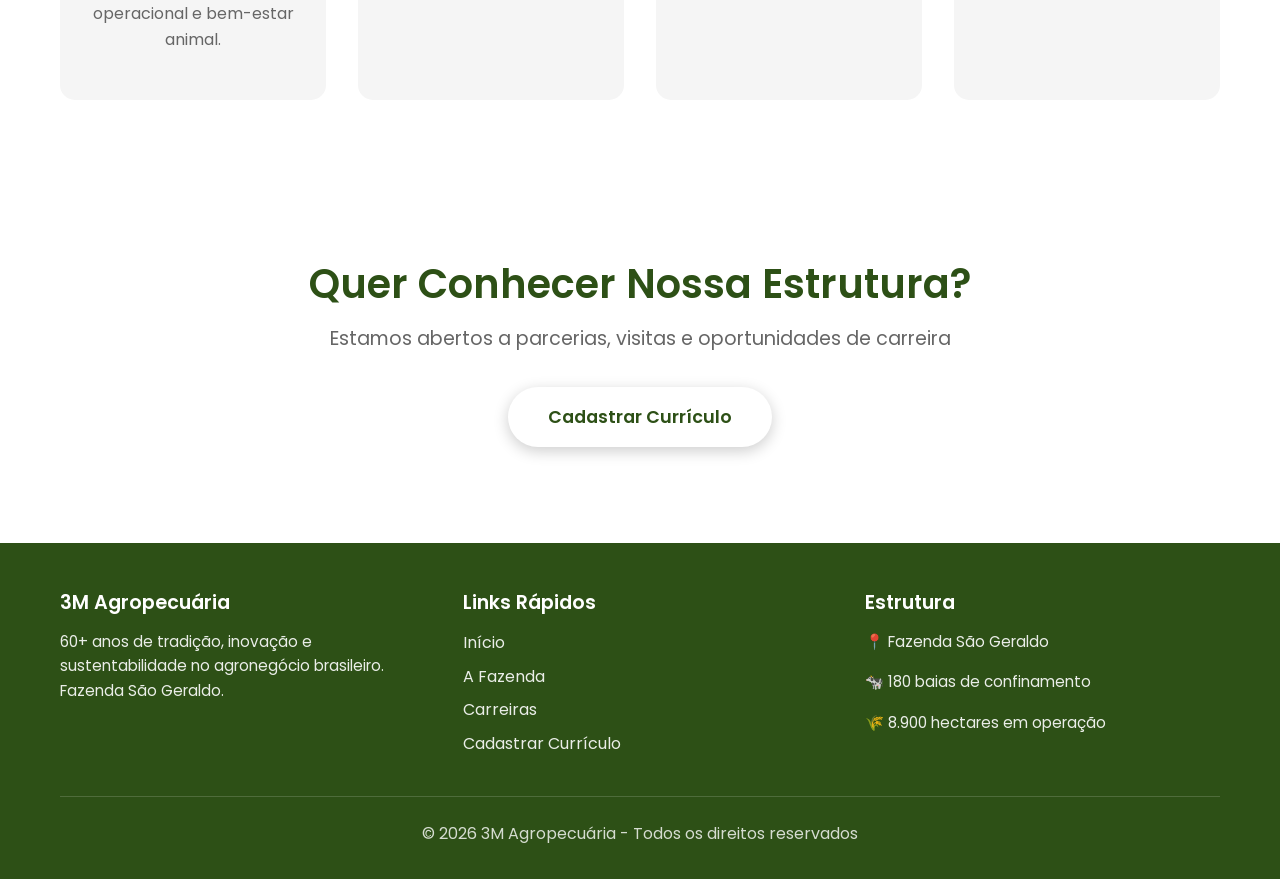
<file: fazenda.html>
<!DOCTYPE html>
<html lang="pt-BR">
<head>
    <meta charset="UTF-8">
    <meta name="viewport" content="width=device-width, initial-scale=1.0">
    <title>A Fazenda - 3M Agropecuária</title>
    <link rel="stylesheet" href="css/style.css">
    <link href="https://fonts.googleapis.com/css2?family=Poppins:wght@300;400;600;700&display=swap" rel="stylesheet">
    <style>
        .pagina-interna {
            padding-top: 100px;
            min-height: 100vh;
        }
        
        .info-section {
            padding: 4rem 0;
        }
        
        .info-grid {
            display: grid;
            grid-template-columns: repeat(auto-fit, minmax(300px, 1fr));
            gap: 3rem;
            margin-top: 3rem;
        }
        
        .info-card {
            background-color: var(--branco);
            padding: 2rem;
            border-radius: 15px;
            box-shadow: 0 5px 20px var(--sombra);
            border-left: 4px solid var(--verde-principal);
        }
        
        .info-card h3 {
            color: var(--verde-escuro);
            margin-bottom: 1rem;
            display: flex;
            align-items: center;
            gap: 0.5rem;
        }
        
        .info-card p {
            color: var(--texto-medio);
            line-height: 1.8;
        }
        
        .info-card a {
            color: var(--verde-principal);
            font-weight: 600;
            transition: color 0.3s ease;
        }
        
        .info-card a:hover {
            color: var(--verde-escuro);
            text-decoration: underline;
        }
        
        .mapa-section {
            padding: 4rem 0;
            background-color: var(--cinza-claro);
        }
        
        .mapa-container {
            margin-top: 2rem;
            border-radius: 15px;
            overflow: hidden;
            box-shadow: 0 10px 30px var(--sombra);
            height: 450px;
            background-color: var(--cinza-medio);
            display: flex;
            align-items: center;
            justify-content: center;
            color: var(--texto-medio);
            font-style: italic;
        }
        
        .atividades-section {
            padding: 4rem 0;
        }
        
        .atividades-grid {
            display: grid;
            grid-template-columns: repeat(auto-fit, minmax(250px, 1fr));
            gap: 2rem;
            margin-top: 3rem;
        }
        
        .atividade-card {
            text-align: center;
            padding: 2rem;
            background-color: var(--cinza-claro);
            border-radius: 15px;
            transition: all 0.3s ease;
        }
        
        .atividade-card:hover {
            transform: translateY(-5px);
            box-shadow: 0 10px 25px var(--sombra);
        }
        
        .atividade-icone {
            font-size: 4rem;
            margin-bottom: 1rem;
        }
        
        .atividade-card h3 {
            color: var(--verde-escuro);
            margin-bottom: 1rem;
        }
        
        .atividade-card p {
            color: var(--texto-medio);
        }
    </style>
</head>
<body>
    <!-- Menu de Navegação -->
    <nav class="navbar">
        <div class="container">
            <div class="logo">
                <!-- DESCOMENTE A LINHA ABAIXO E COMENTE A LINHA DE TEXTO PARA USAR LOGO COM IMAGEM -->
                <!-- <img src="images/logo-fazenda.png" alt="Logo 3M Agropecuária" style="height: 50px; width: auto;"> -->
                3M Agropecuária
            </div>
            <ul class="nav-menu" id="navMenu">
                <li><a href="index.html">Início</a></li>
                <li><a href="fazenda.html" class="active">A Fazenda</a></li>
                <li><a href="carreiras.html">Carreiras</a></li>
                <li><a href="cadastro.html" class="btn-destaque">Trabalhe Conosco</a></li>
            </ul>
            <div class="hamburger" id="hamburger">
                <span></span>
                <span></span>
                <span></span>
            </div>
        </div>
    </nav>

    <!-- Conteúdo Principal -->
    <div class="pagina-interna">
        
        <!-- Seção de Contato -->
        <section class="info-section">
            <div class="container">
                <h2 class="text-center">Sobre a 3M Agropecuária</h2>
                <div class="info-grid">
                    <div class="info-card">
                        <h3>📍 Localização</h3>
                        <p>
                            <strong>Fazenda São Geraldo</strong><br>
                            3M Agropecuária<br>
                            Brasil 🇧🇷<br>
                            <em>Sede principal das operações</em>
                        </p>
                    </div>
                    
                    <div class="info-card">
                        <h3>📞 Contato</h3>
                        <p>
                            <strong>Para mais informações:</strong><br>
                            Disponível para visitas e consultorias<br>
                            <strong>Horário:</strong> Segunda a Sexta, 8h às 17h<br>
                            <em>Use o formulário de carreiras para contato</em>
                        </p>
                    </div>
                    
                    <div class="info-card">
                        <h3>🏢 Estrutura</h3>
                        <p>
                            <strong>Confinamento:</strong> 180 baias<br>
                            <strong>Capacidade:</strong> 20.000 animais<br>
                            <strong>Área Própria:</strong> 1.100 hectares<br>
                            <strong>Área Arrendada:</strong> 7.800 hectares
                        </p>
                    </div>
                </div>
            </div>
        </section>

        <!-- Missão, Visão e Valores -->
        <section class="mapa-section">
            <div class="container">
                <h2 class="text-center">Missão, Visão e Valores</h2>
                <div class="info-grid" style="margin-top: 2rem;">
                    <div class="info-card">
                        <h3>🎯 Missão</h3>
                        <p>
                            Contribuir para uma agropecuária mais sustentável e eficiente, buscando difundir conhecimentos e tecnologias para ser referência no mercado.
                        </p>
                    </div>
                    
                    <div class="info-card">
                        <h3>👁️ Visão</h3>
                        <p>
                            Que a atividade agropecuária se apoie nos pilares <strong>econômico, social e ambiental</strong>, garantindo sustentabilidade em todas as operações.
                        </p>
                    </div>
                    
                    <div class="info-card">
                        <h3>💎 Valores</h3>
                        <p>
                            • Ética, justiça e respeito<br>
                            • Responsabilidade social e ambiental<br>
                            • Integração e espírito de equipe<br>
                            • Aprimoramento contínuo
                        </p>
                    </div>
                </div>
            </div>
        </section>

        <!-- Atividades -->
        <section class="atividades-section">
            <div class="container">
                <h2 class="text-center">Nossas Atividades</h2>
                <div class="atividades-grid">
                    <div class="atividade-card">
                        <div class="atividade-icone">🐄</div>
                        <h3>Confinamento de Bovinos</h3>
                        <p>180 baias com capacidade estática para até 20.000 animais. Estrutura moderna focada em excelência operacional e bem-estar animal.</p>
                    </div>
                    
                    <div class="atividade-card">
                        <div class="atividade-icone">🌾</div>
                        <h3>Operações Agrícolas</h3>
                        <p>Operações agrícolas iniciadas em 2020 em 7.800 hectares de áreas arrendadas. Cultivos estratégicos para suporte das operações.</p>
                    </div>
                    
                    <div class="atividade-card">
                        <div class="atividade-icone">📈</div>
                        <h3>Crescimento Contínuo</h3>
                        <p>De 4 baias em 2014 para 180 baias atualmente. Trajetória de expansão estratégica e inovação constante no setor.</p>
                    </div>
                    
                    <div class="atividade-card">
                        <div class="atividade-icone">🌍</div>
                        <h3>Sustentabilidade</h3>
                        <p>Compromisso com responsabilidade social e ambiental. Pilares econômico, social e ambiental integrados em todas as operações.</p>
                    </div>
                </div>
            </div>
        </section>

        <!-- Call to Action -->
        <section class="cta">
            <div class="container">
                <h2>Quer Conhecer Nossa Estrutura?</h2>
                <p>Estamos abertos a parcerias, visitas e oportunidades de carreira</p>
                <a href="cadastro.html" class="btn-primary">Cadastrar Currículo</a>
            </div>
        </section>

    </div>

    <!-- Rodapé -->
    <footer>
        <div class="container">
            <div class="footer-grid">
                <div class="footer-col">
                    <h4>3M Agropecuária</h4>
                    <p>60+ anos de tradição, inovação e sustentabilidade no agronegócio brasileiro. Fazenda São Geraldo.</p>
                </div>
                <div class="footer-col">
                    <h4>Links Rápidos</h4>
                    <ul>
                        <li><a href="index.html">Início</a></li>
                        <li><a href="fazenda.html">A Fazenda</a></li>
                        <li><a href="carreiras.html">Carreiras</a></li>
                        <li><a href="cadastro.html">Cadastrar Currículo</a></li>
                    </ul>
                </div>
                <div class="footer-col">
                    <h4>Estrutura</h4>
                    <p>📍 Fazenda São Geraldo</p>
                    <p>🐄 180 baias de confinamento</p>
                    <p>🌾 8.900 hectares em operação</p>
                </div>
            </div>
            <div class="footer-bottom">
                <p>&copy; 2026 3M Agropecuária - Todos os direitos reservados</p>
            </div>
        </div>
    </footer>

    <script src="js/script.js"></script>
</body>
</html>
</file>
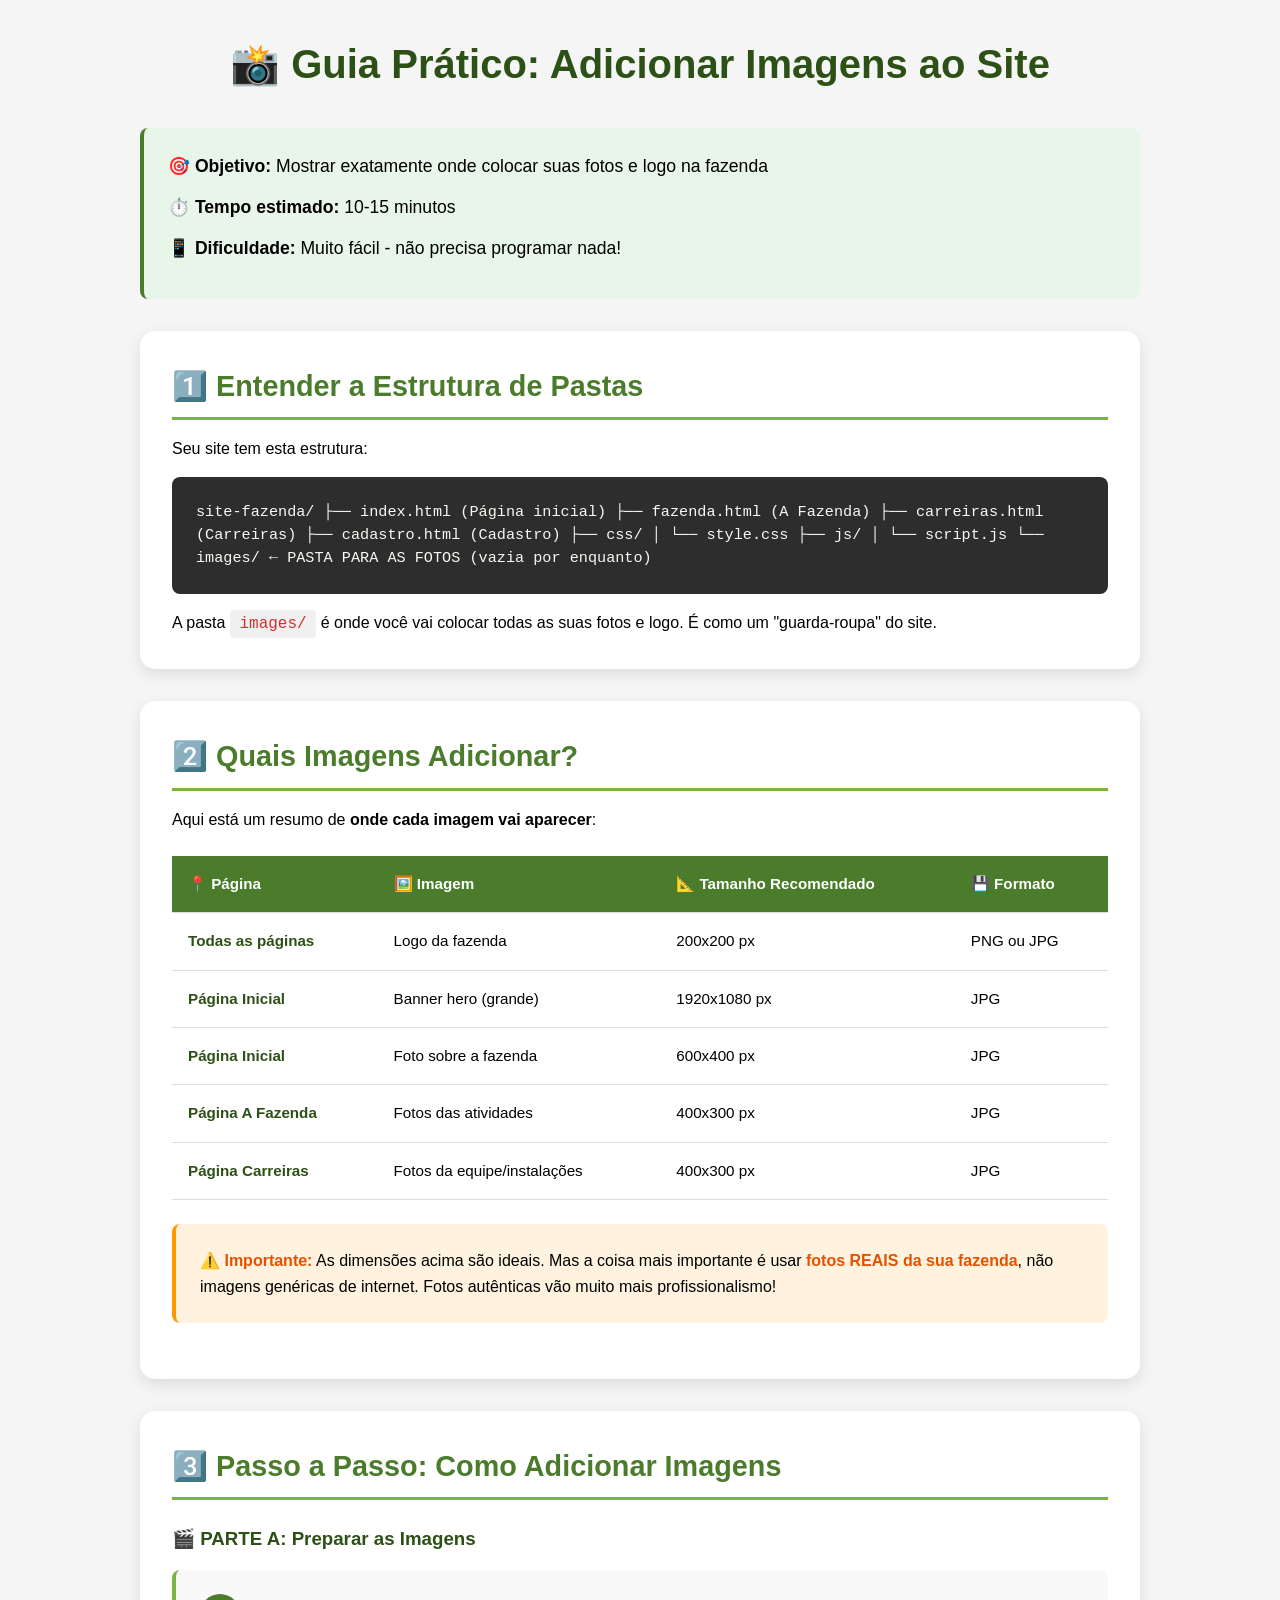
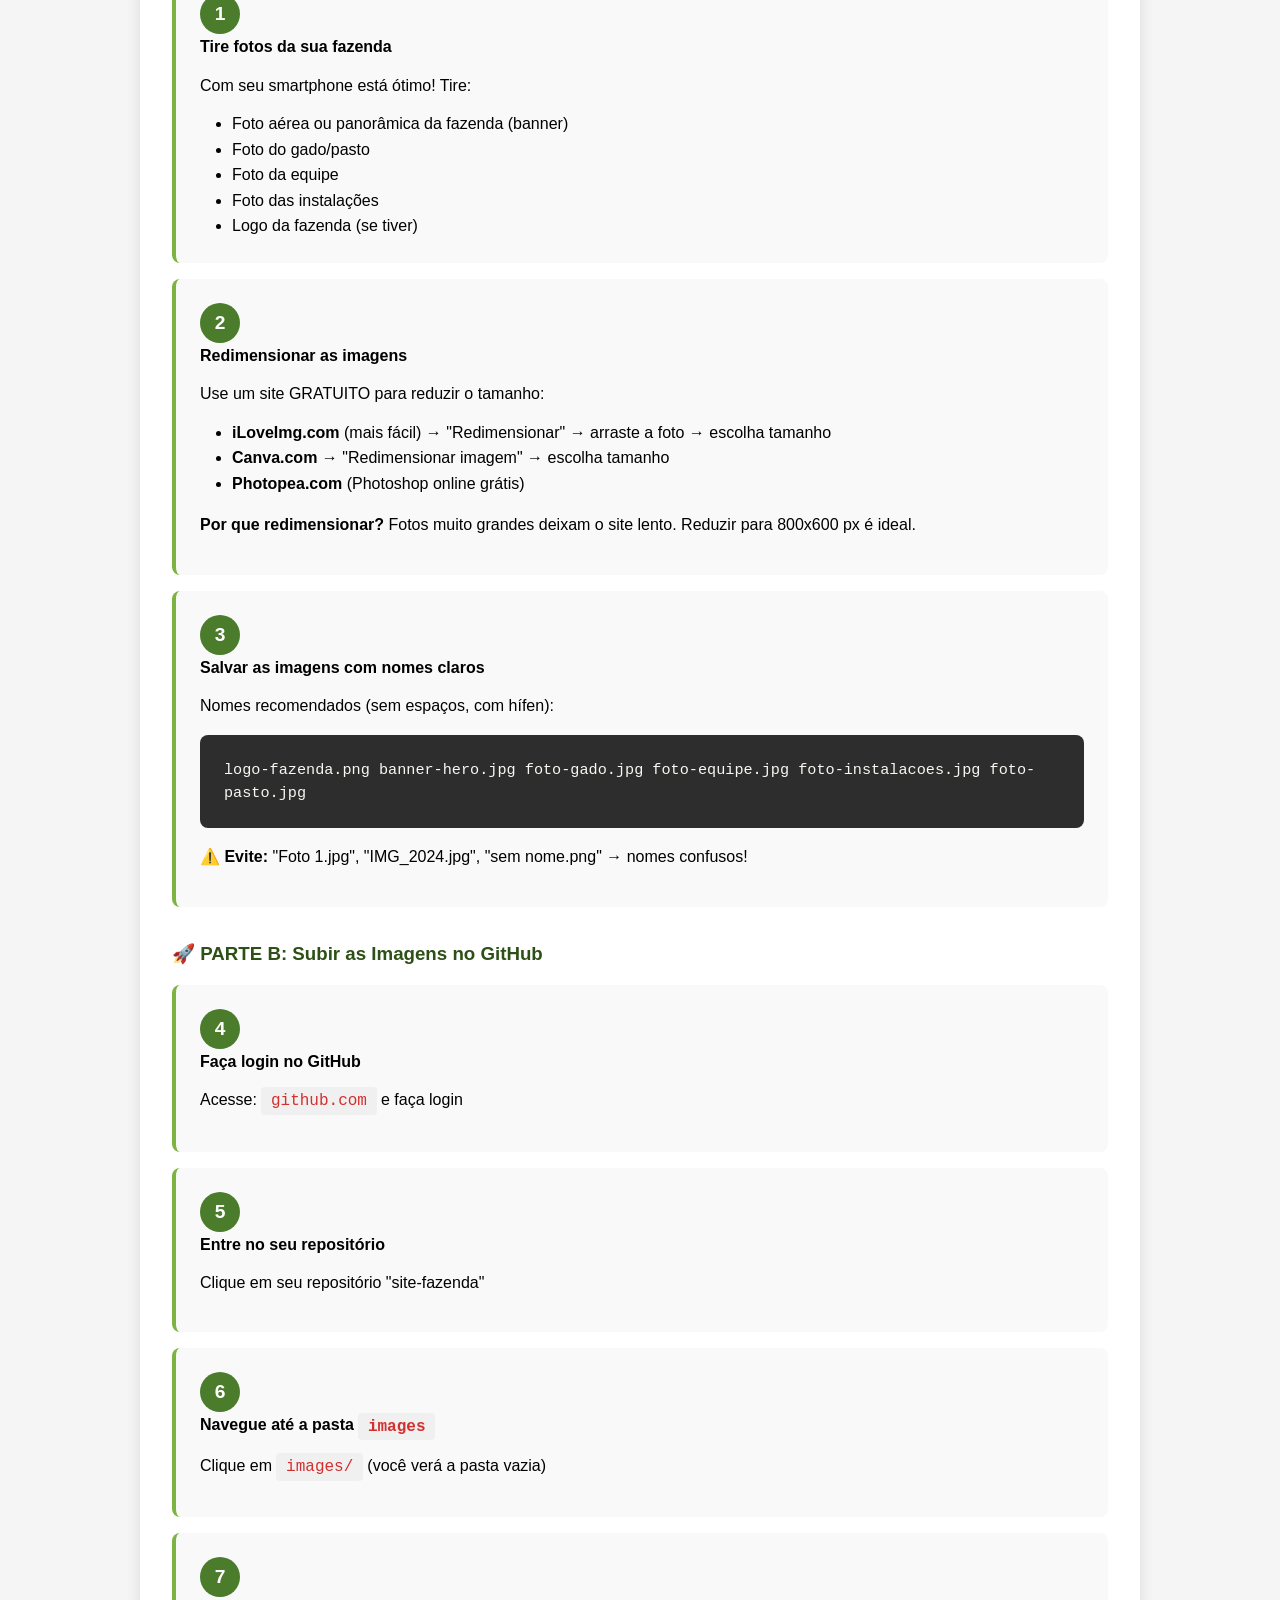
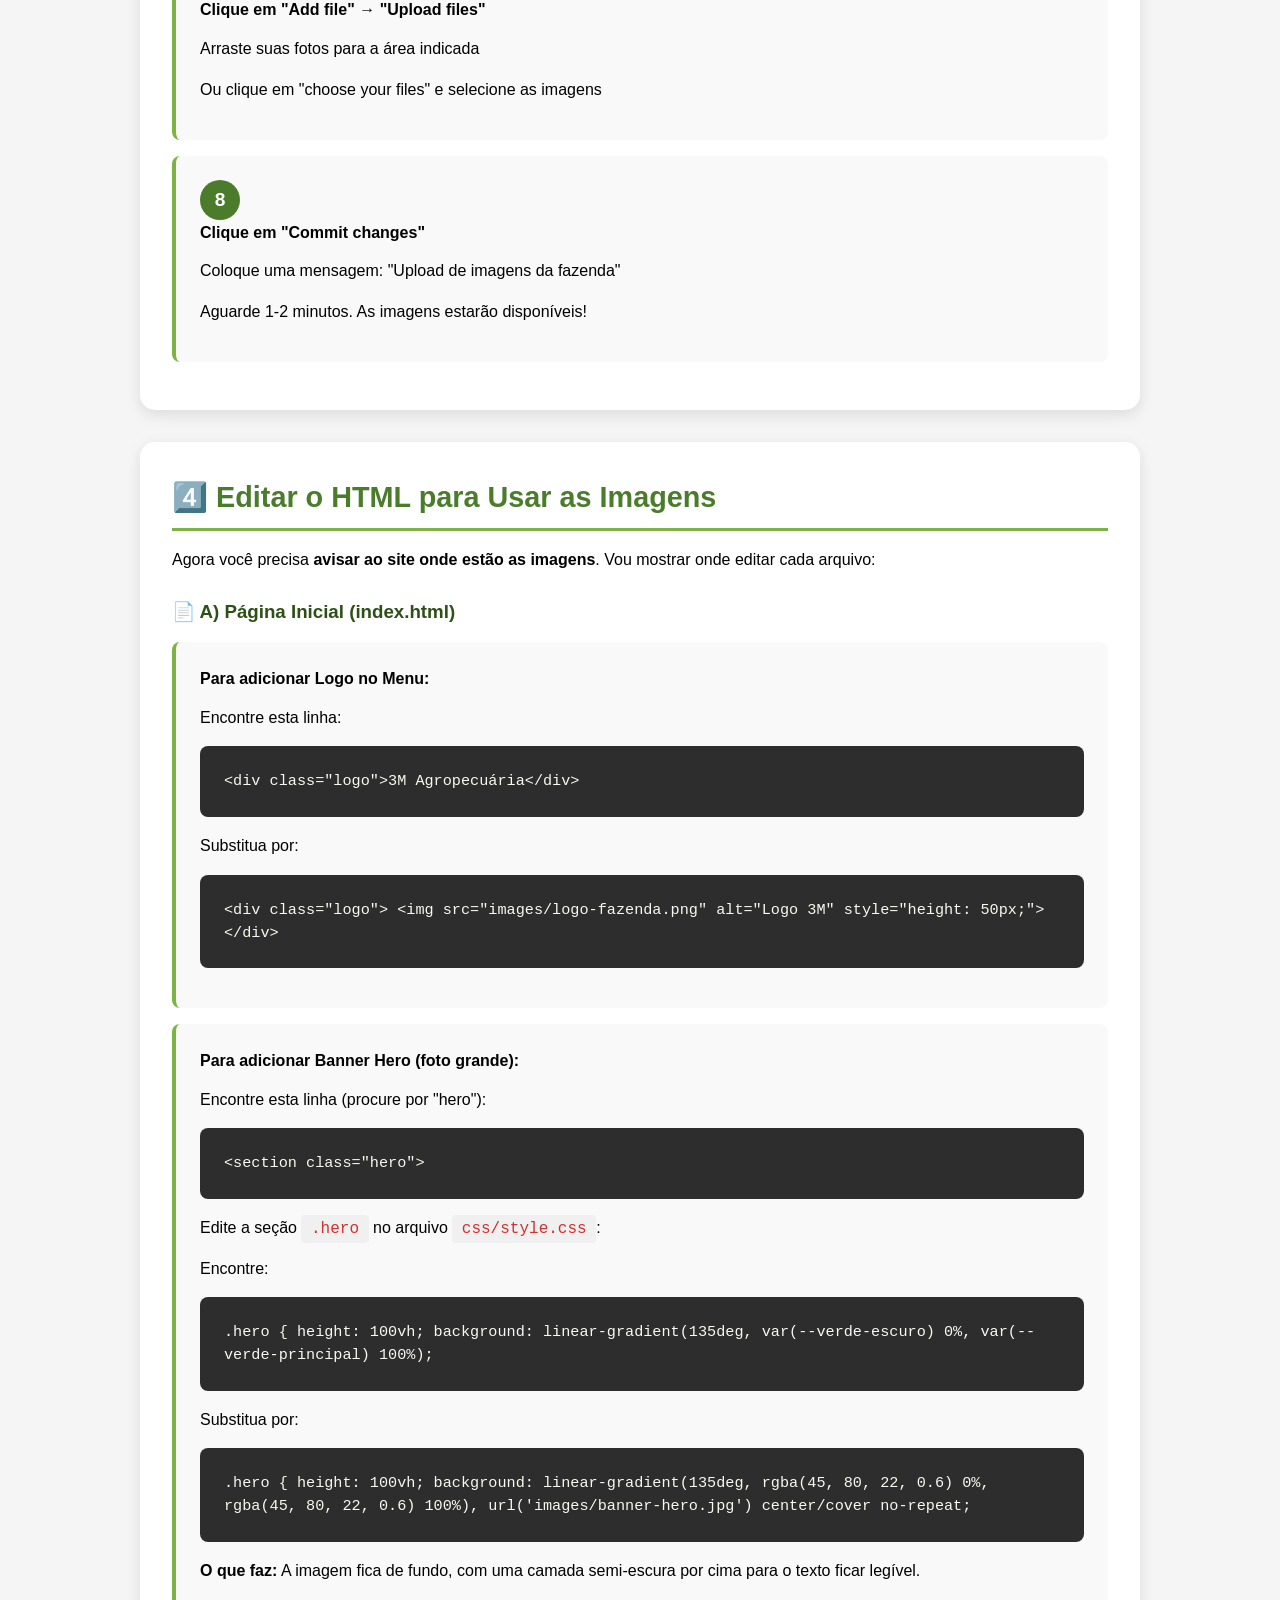
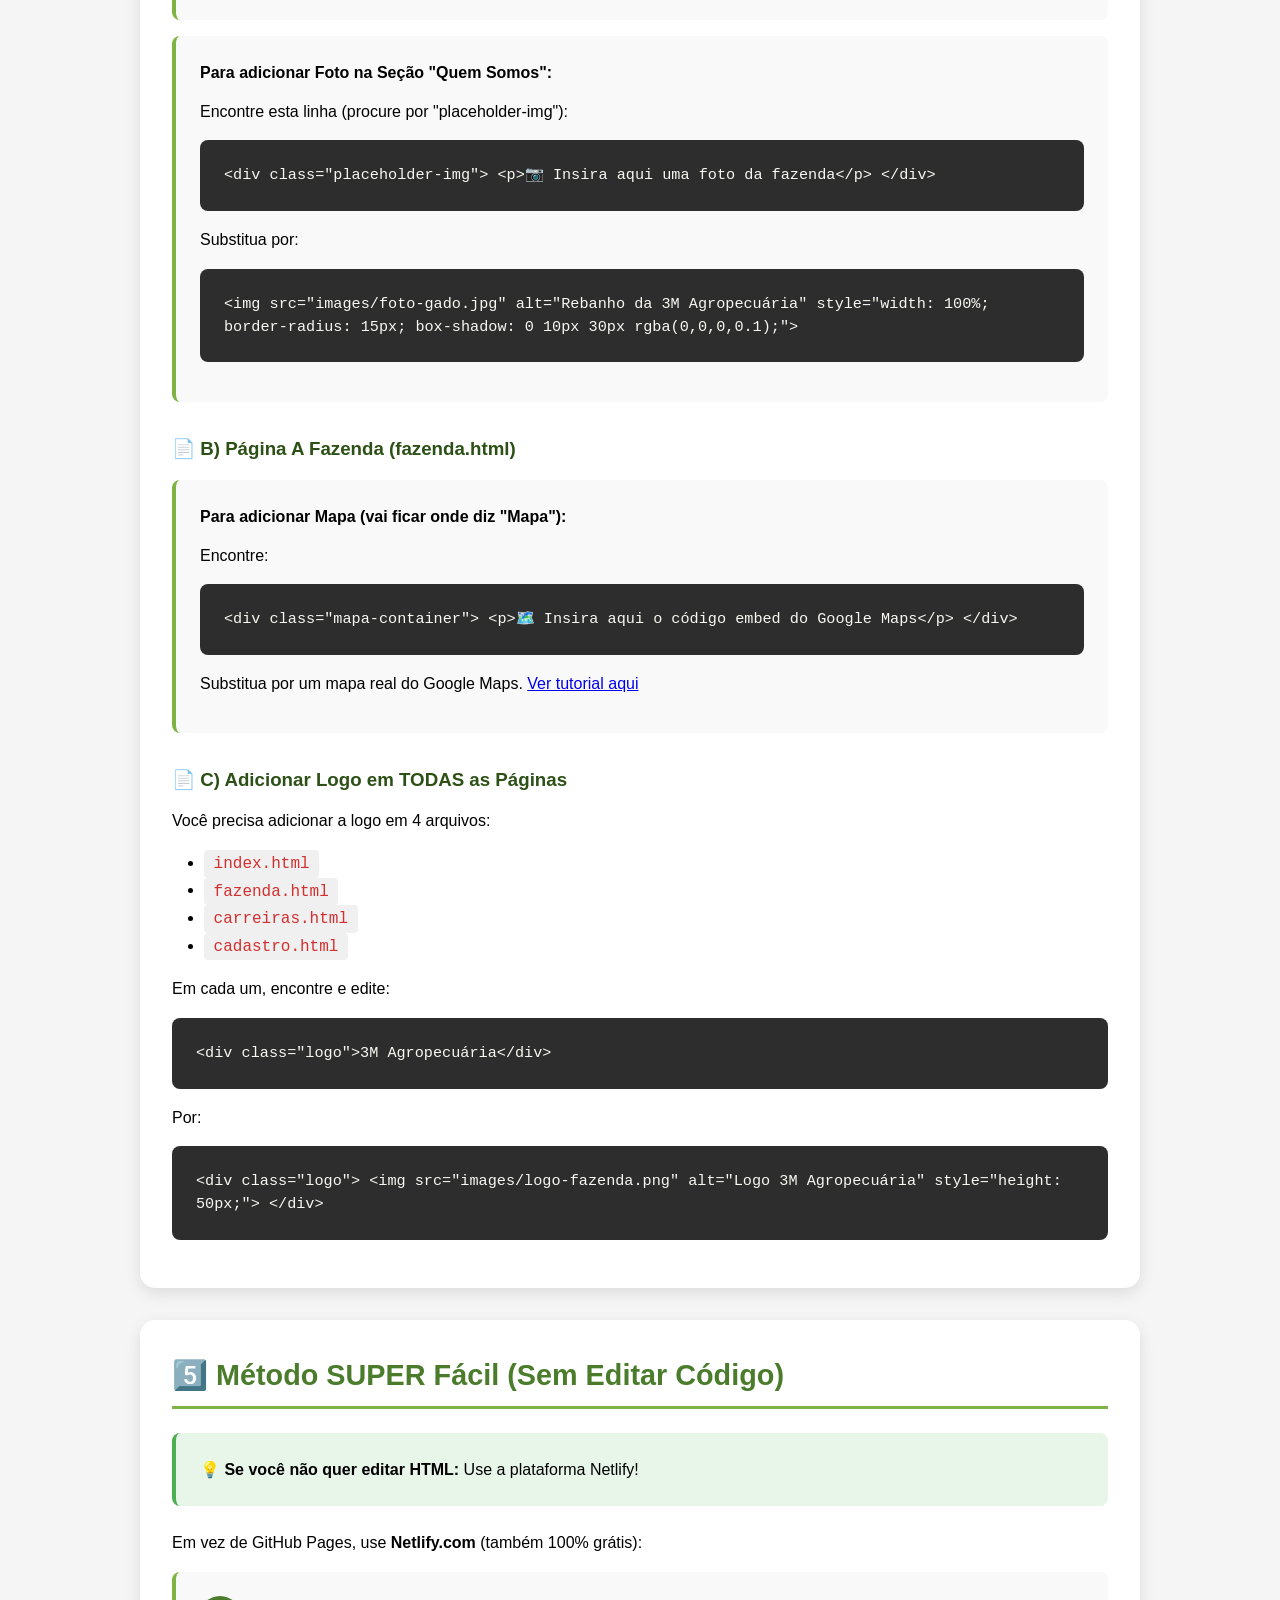
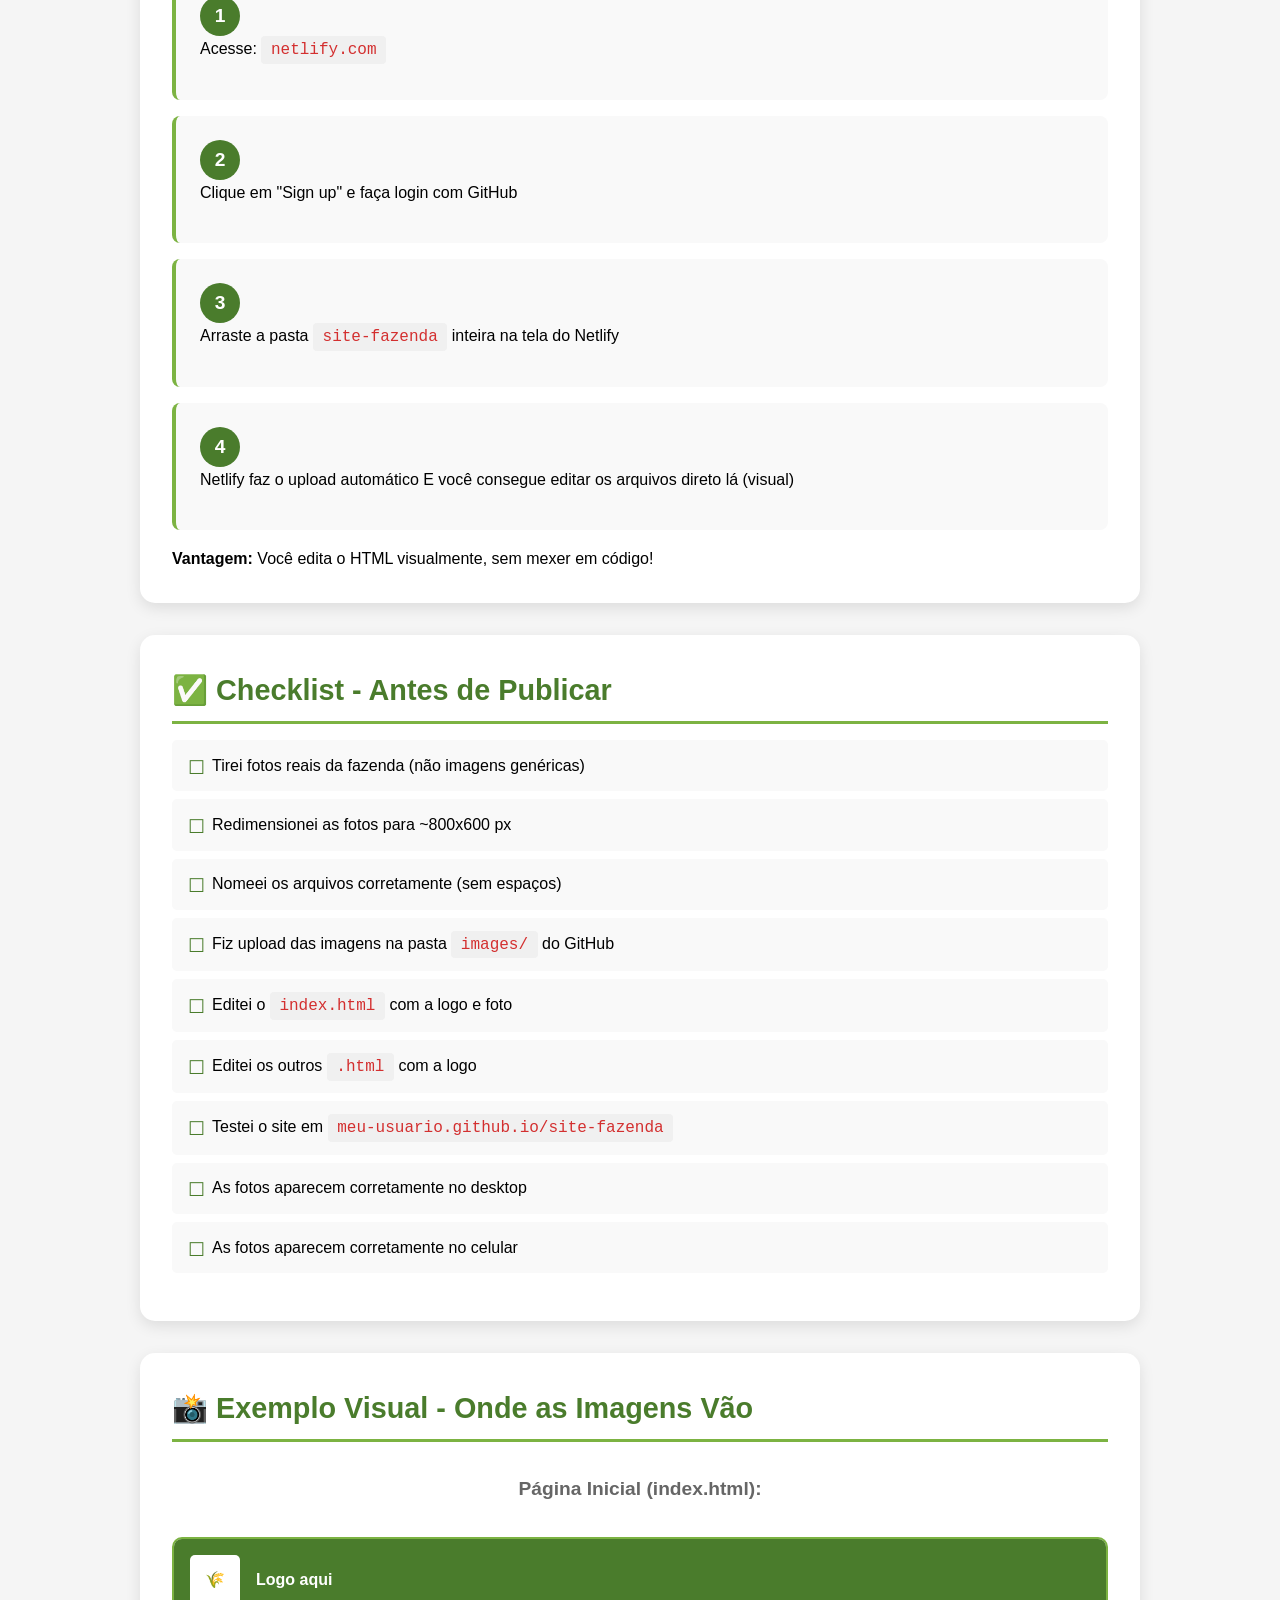
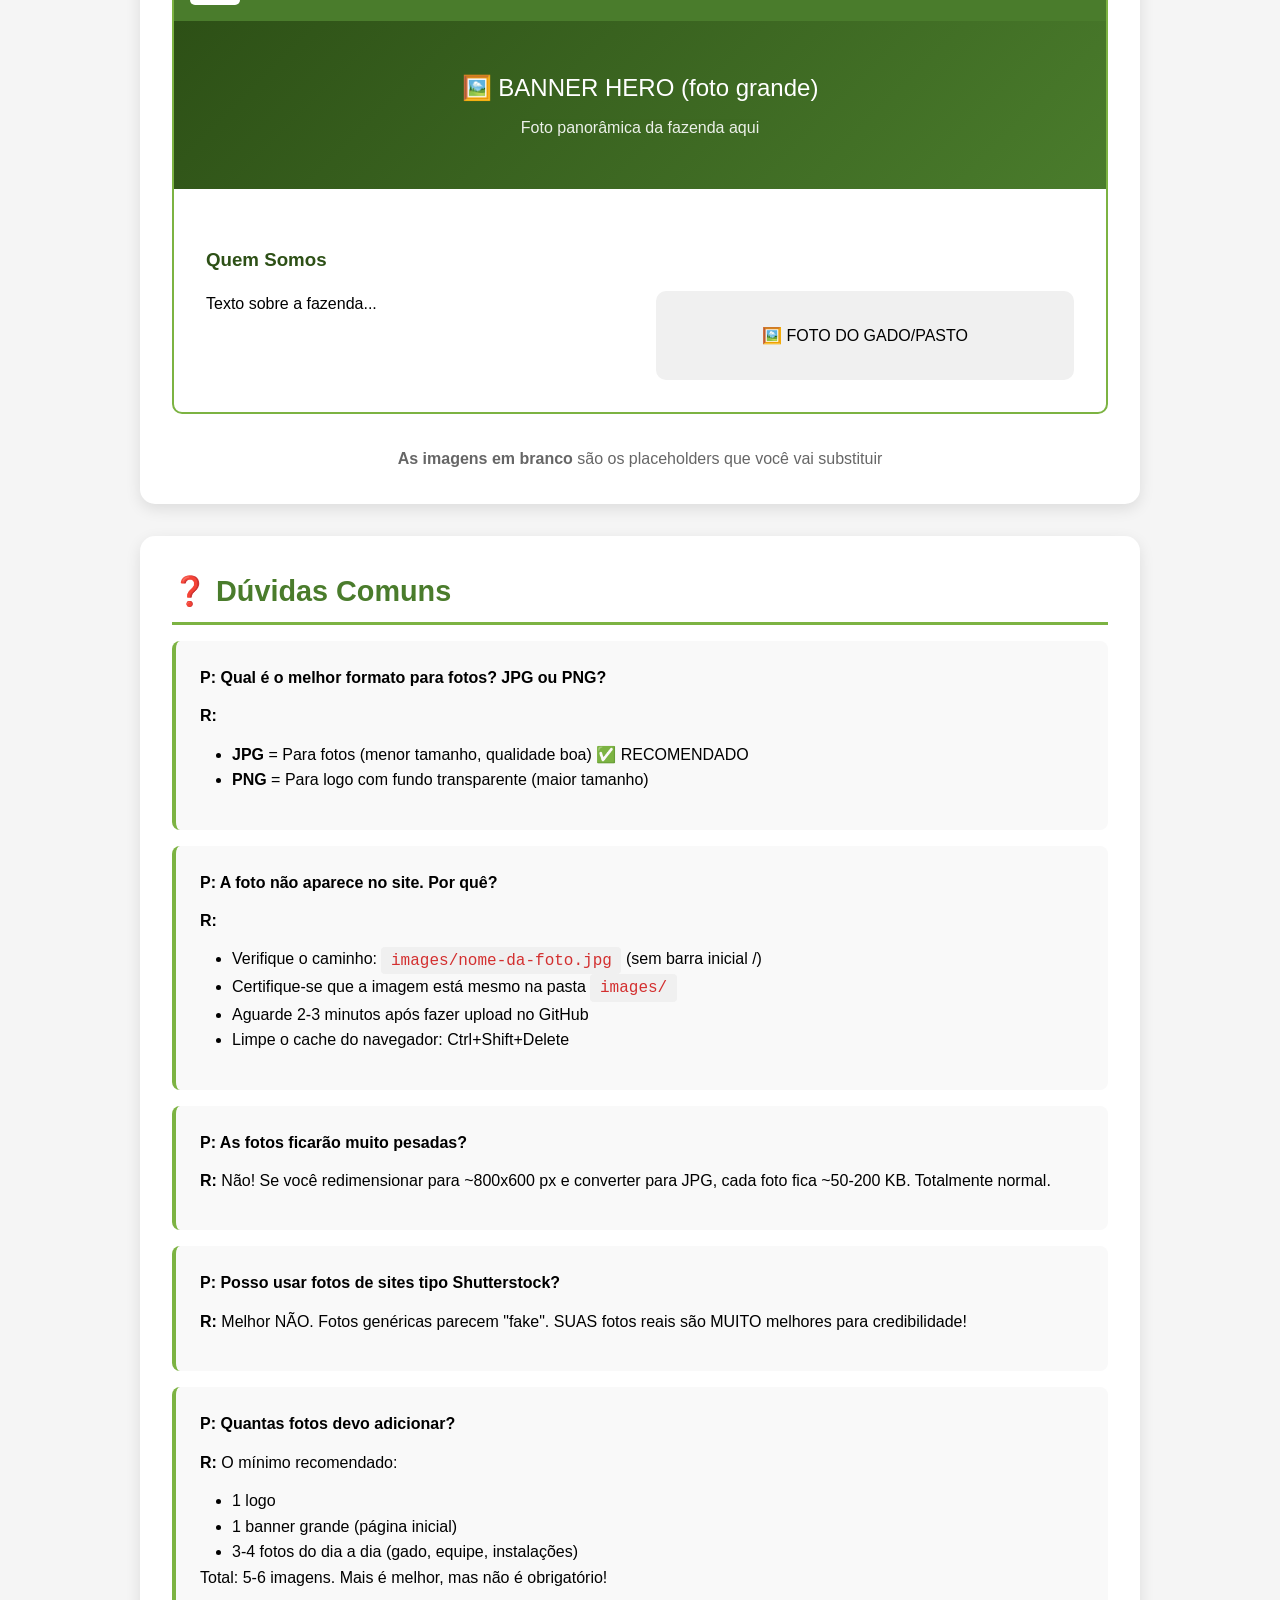
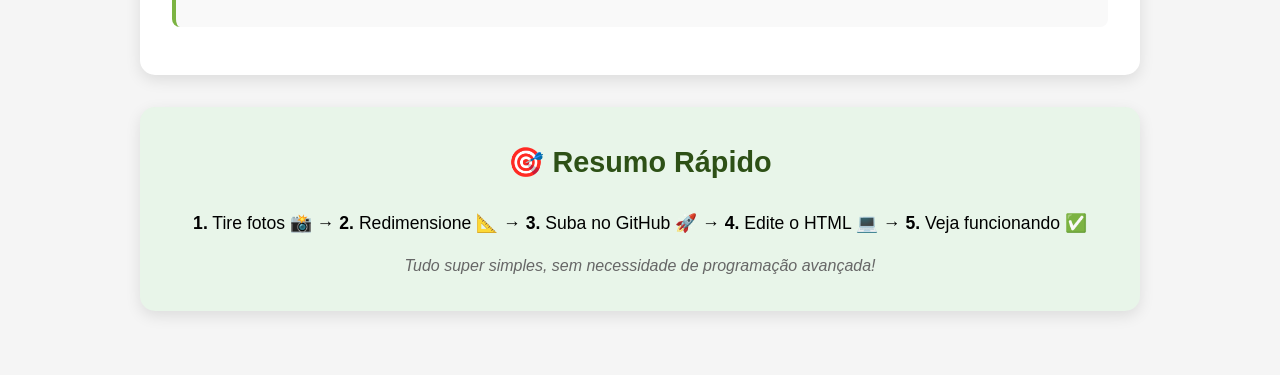
<file: GUIA-IMAGENS.html>
<!DOCTYPE html>
<html lang="pt-BR">
<head>
    <meta charset="UTF-8">
    <meta name="viewport" content="width=device-width, initial-scale=1.0">
    <title>📸 Guia - Como Adicionar Imagens</title>
    <style>
        * { margin: 0; padding: 0; box-sizing: border-box; }
        body { 
            font-family: 'Poppins', Arial, sans-serif;
            background-color: #f5f5f5;
            padding: 2rem;
            line-height: 1.6;
        }
        .container { max-width: 1000px; margin: 0 auto; }
        h1 { 
            color: #2D5016; 
            margin-bottom: 1rem;
            text-align: center;
            font-size: 2.5rem;
        }
        .intro {
            background-color: #E8F5E9;
            border-left: 4px solid #4A7C2C;
            padding: 1.5rem;
            margin: 2rem 0;
            border-radius: 8px;
        }
        .intro p {
            margin-bottom: 0.8rem;
            font-size: 1.1rem;
        }
        .secao {
            background-color: white;
            margin: 2rem 0;
            padding: 2rem;
            border-radius: 15px;
            box-shadow: 0 5px 15px rgba(0,0,0,0.1);
        }
        .secao h2 {
            color: #4A7C2C;
            margin-bottom: 1rem;
            font-size: 1.8rem;
            border-bottom: 3px solid #7CB342;
            padding-bottom: 0.5rem;
        }
        .secao h3 {
            color: #2D5016;
            margin-top: 1.5rem;
            margin-bottom: 0.8rem;
        }
        .passo {
            background-color: #f9f9f9;
            padding: 1.5rem;
            margin: 1rem 0;
            border-radius: 8px;
            border-left: 4px solid #7CB342;
        }
        .passo-numero {
            display: inline-block;
            background-color: #4A7C2C;
            color: white;
            width: 40px;
            height: 40px;
            border-radius: 50%;
            text-align: center;
            line-height: 40px;
            font-weight: bold;
            margin-right: 1rem;
            font-size: 1.2rem;
        }
        .passo p {
            margin-bottom: 0.8rem;
        }
        code {
            background-color: #f0f0f0;
            padding: 0.3rem 0.6rem;
            border-radius: 4px;
            font-family: 'Courier New', monospace;
            color: #d32f2f;
        }
        .code-block {
            background-color: #2D2D2D;
            color: #f8f8f2;
            padding: 1.5rem;
            border-radius: 8px;
            overflow-x: auto;
            margin: 1rem 0;
            font-family: 'Courier New', monospace;
            font-size: 0.95rem;
            line-height: 1.5;
        }
        .code-block code {
            background: none;
            color: #f8f8f2;
            padding: 0;
        }
        .tabela {
            width: 100%;
            border-collapse: collapse;
            margin: 1.5rem 0;
        }
        .tabela th, .tabela td {
            padding: 1rem;
            text-align: left;
            border-bottom: 1px solid #ddd;
        }
        .tabela th {
            background-color: #4A7C2C;
            color: white;
            font-weight: bold;
        }
        .tabela tr:hover {
            background-color: #f9f9f9;
        }
        .aviso {
            background-color: #FFF3E0;
            border-left: 4px solid #FF9800;
            padding: 1.5rem;
            margin: 1.5rem 0;
            border-radius: 8px;
        }
        .aviso strong {
            color: #E65100;
        }
        .sucesso {
            background-color: #E8F5E9;
            border-left: 4px solid #4CAF50;
            padding: 1.5rem;
            margin: 1.5rem 0;
            border-radius: 8px;
        }
        .imagem-exemplo {
            border: 2px dashed #4A7C2C;
            padding: 2rem;
            text-align: center;
            border-radius: 8px;
            background-color: #f9f9f9;
            margin: 1rem 0;
            color: #999;
        }
        .checklist {
            list-style: none;
            margin: 1rem 0;
        }
        .checklist li {
            padding: 0.8rem;
            margin: 0.5rem 0;
            background-color: #f9f9f9;
            border-radius: 5px;
            padding-left: 2.5rem;
            position: relative;
        }
        .checklist li:before {
            content: "☐";
            position: absolute;
            left: 1rem;
            font-size: 1.2rem;
            color: #4A7C2C;
        }
        .tabela-imagens {
            font-size: 0.95rem;
        }
        .tabela-imagens td:first-child {
            font-weight: 600;
            color: #2D5016;
        }
        .btn-download {
            display: inline-block;
            background-color: #4A7C2C;
            color: white;
            padding: 0.8rem 1.5rem;
            border-radius: 25px;
            text-decoration: none;
            margin-top: 1rem;
            transition: all 0.3s ease;
        }
        .btn-download:hover {
            background-color: #2D5016;
            transform: translateY(-2px);
            box-shadow: 0 5px 15px rgba(74, 124, 44, 0.3);
        }
    </style>
</head>
<body>
    <div class="container">
        <h1>📸 Guia Prático: Adicionar Imagens ao Site</h1>

        <div class="intro">
            <p>🎯 <strong>Objetivo:</strong> Mostrar exatamente onde colocar suas fotos e logo na fazenda</p>
            <p>⏱️ <strong>Tempo estimado:</strong> 10-15 minutos</p>
            <p>📱 <strong>Dificuldade:</strong> Muito fácil - não precisa programar nada!</p>
        </div>

        <!-- SEÇÃO 1: ESTRUTURA DE PASTAS -->
        <div class="secao">
            <h2>1️⃣ Entender a Estrutura de Pastas</h2>
            
            <p>Seu site tem esta estrutura:</p>

            <div class="code-block">
site-fazenda/
├── index.html              (Página inicial)
├── fazenda.html            (A Fazenda)
├── carreiras.html          (Carreiras)
├── cadastro.html           (Cadastro)
├── css/
│   └── style.css
├── js/
│   └── script.js
└── images/                 ← PASTA PARA AS FOTOS (vazia por enquanto)
            </div>

            <p style="margin-top: 1rem;">A pasta <code>images/</code> é onde você vai colocar todas as suas fotos e logo. É como um "guarda-roupa" do site.</p>
        </div>

        <!-- SEÇÃO 2: QUAIS IMAGENS VOCÊ PRECISA? -->
        <div class="secao">
            <h2>2️⃣ Quais Imagens Adicionar?</h2>

            <p>Aqui está um resumo de <strong>onde cada imagem vai aparecer</strong>:</p>

            <table class="tabela tabela-imagens">
                <thead>
                    <tr>
                        <th>📍 Página</th>
                        <th>🖼️ Imagem</th>
                        <th>📐 Tamanho Recomendado</th>
                        <th>💾 Formato</th>
                    </tr>
                </thead>
                <tbody>
                    <tr>
                        <td>Todas as páginas</td>
                        <td>Logo da fazenda</td>
                        <td>200x200 px</td>
                        <td>PNG ou JPG</td>
                    </tr>
                    <tr>
                        <td>Página Inicial</td>
                        <td>Banner hero (grande)</td>
                        <td>1920x1080 px</td>
                        <td>JPG</td>
                    </tr>
                    <tr>
                        <td>Página Inicial</td>
                        <td>Foto sobre a fazenda</td>
                        <td>600x400 px</td>
                        <td>JPG</td>
                    </tr>
                    <tr>
                        <td>Página A Fazenda</td>
                        <td>Fotos das atividades</td>
                        <td>400x300 px</td>
                        <td>JPG</td>
                    </tr>
                    <tr>
                        <td>Página Carreiras</td>
                        <td>Fotos da equipe/instalações</td>
                        <td>400x300 px</td>
                        <td>JPG</td>
                    </tr>
                </tbody>
            </table>

            <div class="aviso">
                <strong>⚠️ Importante:</strong> As dimensões acima são ideais. Mas a coisa mais importante é usar <strong>fotos REAIS da sua fazenda</strong>, não imagens genéricas de internet. Fotos autênticas vão muito mais profissionalismo!
            </div>
        </div>

        <!-- SEÇÃO 3: PASSO A PASSO -->
        <div class="secao">
            <h2>3️⃣ Passo a Passo: Como Adicionar Imagens</h2>

            <h3>🎬 PARTE A: Preparar as Imagens</h3>

            <div class="passo">
                <span class="passo-numero">1</span>
                <p><strong>Tire fotos da sua fazenda</strong></p>
                <p>Com seu smartphone está ótimo! Tire:</p>
                <ul style="margin-left: 2rem; margin-top: 0.5rem;">
                    <li>Foto aérea ou panorâmica da fazenda (banner)</li>
                    <li>Foto do gado/pasto</li>
                    <li>Foto da equipe</li>
                    <li>Foto das instalações</li>
                    <li>Logo da fazenda (se tiver)</li>
                </ul>
            </div>

            <div class="passo">
                <span class="passo-numero">2</span>
                <p><strong>Redimensionar as imagens</strong></p>
                <p>Use um site GRATUITO para reduzir o tamanho:</p>
                <ul style="margin-left: 2rem; margin-top: 0.5rem;">
                    <li><strong>iLoveImg.com</strong> (mais fácil) → "Redimensionar" → arraste a foto → escolha tamanho</li>
                    <li><strong>Canva.com</strong> → "Redimensionar imagem" → escolha tamanho</li>
                    <li><strong>Photopea.com</strong> (Photoshop online grátis)</li>
                </ul>
                <p style="margin-top: 1rem;"><strong>Por que redimensionar?</strong> Fotos muito grandes deixam o site lento. Reduzir para 800x600 px é ideal.</p>
            </div>

            <div class="passo">
                <span class="passo-numero">3</span>
                <p><strong>Salvar as imagens com nomes claros</strong></p>
                <p>Nomes recomendados (sem espaços, com hífen):</p>
                <div class="code-block">
logo-fazenda.png
banner-hero.jpg
foto-gado.jpg
foto-equipe.jpg
foto-instalacoes.jpg
foto-pasto.jpg
                </div>
                <p style="margin-top: 1rem;"><strong>⚠️ Evite:</strong> "Foto 1.jpg", "IMG_2024.jpg", "sem nome.png" → nomes confusos!</p>
            </div>

            <h3 style="margin-top: 2rem;">🚀 PARTE B: Subir as Imagens no GitHub</h3>

            <div class="passo">
                <span class="passo-numero">4</span>
                <p><strong>Faça login no GitHub</strong></p>
                <p>Acesse: <code>github.com</code> e faça login</p>
            </div>

            <div class="passo">
                <span class="passo-numero">5</span>
                <p><strong>Entre no seu repositório</strong></p>
                <p>Clique em seu repositório "site-fazenda"</p>
            </div>

            <div class="passo">
                <span class="passo-numero">6</span>
                <p><strong>Navegue até a pasta <code>images</code></strong></p>
                <p>Clique em <code>images/</code> (você verá a pasta vazia)</p>
            </div>

            <div class="passo">
                <span class="passo-numero">7</span>
                <p><strong>Clique em "Add file" → "Upload files"</strong></p>
                <p>Arraste suas fotos para a área indicada</p>
                <p style="margin-top: 1rem;">Ou clique em "choose your files" e selecione as imagens</p>
            </div>

            <div class="passo">
                <span class="passo-numero">8</span>
                <p><strong>Clique em "Commit changes"</strong></p>
                <p>Coloque uma mensagem: "Upload de imagens da fazenda"</p>
                <p style="margin-top: 1rem;">Aguarde 1-2 minutos. As imagens estarão disponíveis!</p>
            </div>
        </div>

        <!-- SEÇÃO 4: EDITAR OS ARQUIVOS HTML -->
        <div class="secao">
            <h2>4️⃣ Editar o HTML para Usar as Imagens</h2>

            <p>Agora você precisa <strong>avisar ao site onde estão as imagens</strong>. Vou mostrar onde editar cada arquivo:</p>

            <h3>📄 A) Página Inicial (index.html)</h3>

            <div class="passo">
                <p><strong>Para adicionar Logo no Menu:</strong></p>
                <p>Encontre esta linha:</p>
                <div class="code-block">
&lt;div class="logo"&gt;3M Agropecuária&lt;/div&gt;
                </div>
                <p style="margin-top: 1rem;">Substitua por:</p>
                <div class="code-block">
&lt;div class="logo"&gt;
  &lt;img src="images/logo-fazenda.png" alt="Logo 3M" style="height: 50px;"&gt;
&lt;/div&gt;
                </div>
            </div>

            <div class="passo">
                <p><strong>Para adicionar Banner Hero (foto grande):</strong></p>
                <p>Encontre esta linha (procure por "hero"):</p>
                <div class="code-block">
&lt;section class="hero"&gt;
                </div>
                <p style="margin-top: 1rem;">Edite a seção <code>.hero</code> no arquivo <code>css/style.css</code>:</p>
                <p>Encontre:</p>
                <div class="code-block">
.hero {
    height: 100vh;
    background: linear-gradient(135deg, var(--verde-escuro) 0%, var(--verde-principal) 100%);
                </div>
                <p style="margin-top: 1rem;">Substitua por:</p>
                <div class="code-block">
.hero {
    height: 100vh;
    background: linear-gradient(135deg, rgba(45, 80, 22, 0.6) 0%, rgba(45, 80, 22, 0.6) 100%), 
                url('images/banner-hero.jpg') center/cover no-repeat;
                </div>
                <p style="margin-top: 1rem;"><strong>O que faz:</strong> A imagem fica de fundo, com uma camada semi-escura por cima para o texto ficar legível.</p>
            </div>

            <div class="passo">
                <p><strong>Para adicionar Foto na Seção "Quem Somos":</strong></p>
                <p>Encontre esta linha (procure por "placeholder-img"):</p>
                <div class="code-block">
&lt;div class="placeholder-img"&gt;
    &lt;p&gt;📷 Insira aqui uma foto da fazenda&lt;/p&gt;
&lt;/div&gt;
                </div>
                <p style="margin-top: 1rem;">Substitua por:</p>
                <div class="code-block">
&lt;img src="images/foto-gado.jpg" alt="Rebanho da 3M Agropecuária" 
     style="width: 100%; border-radius: 15px; box-shadow: 0 10px 30px rgba(0,0,0,0.1);"&gt;
                </div>
            </div>

            <h3 style="margin-top: 2rem;">📄 B) Página A Fazenda (fazenda.html)</h3>

            <div class="passo">
                <p><strong>Para adicionar Mapa (vai ficar onde diz "Mapa"):</strong></p>
                <p>Encontre:</p>
                <div class="code-block">
&lt;div class="mapa-container"&gt;
    &lt;p&gt;🗺️ Insira aqui o código embed do Google Maps&lt;/p&gt;
&lt;/div&gt;
                </div>
                <p style="margin-top: 1rem;">Substitua por um mapa real do Google Maps. <a href="https://youtu.be/h6s6yEM_yFA" target="_blank">Ver tutorial aqui</a></p>
            </div>

            <h3 style="margin-top: 2rem;">📄 C) Adicionar Logo em TODAS as Páginas</h3>

            <p>Você precisa adicionar a logo em 4 arquivos:</p>
            <ul style="margin-left: 2rem; margin-top: 1rem;">
                <li><code>index.html</code></li>
                <li><code>fazenda.html</code></li>
                <li><code>carreiras.html</code></li>
                <li><code>cadastro.html</code></li>
            </ul>

            <p style="margin-top: 1rem;">Em cada um, encontre e edite:</p>
            <div class="code-block">
&lt;div class="logo"&gt;3M Agropecuária&lt;/div&gt;
            </div>

            <p style="margin-top: 1rem;">Por:</p>
            <div class="code-block">
&lt;div class="logo"&gt;
  &lt;img src="images/logo-fazenda.png" alt="Logo 3M Agropecuária" style="height: 50px;"&gt;
&lt;/div&gt;
            </div>
        </div>

        <!-- SEÇÃO 5: MÉTODO SUPER FÁCIL -->
        <div class="secao">
            <h2>5️⃣ Método SUPER Fácil (Sem Editar Código)</h2>

            <div class="sucesso">
                <strong>💡 Se você não quer editar HTML:</strong> Use a plataforma Netlify!
            </div>

            <p>Em vez de GitHub Pages, use <strong>Netlify.com</strong> (também 100% grátis):</p>

            <div class="passo">
                <span class="passo-numero">1</span>
                <p>Acesse: <code>netlify.com</code></p>
            </div>

            <div class="passo">
                <span class="passo-numero">2</span>
                <p>Clique em "Sign up" e faça login com GitHub</p>
            </div>

            <div class="passo">
                <span class="passo-numero">3</span>
                <p>Arraste a pasta <code>site-fazenda</code> inteira na tela do Netlify</p>
            </div>

            <div class="passo">
                <span class="passo-numero">4</span>
                <p>Netlify faz o upload automático E você consegue editar os arquivos direto lá (visual)</p>
            </div>

            <p style="margin-top: 1rem;"><strong>Vantagem:</strong> Você edita o HTML visualmente, sem mexer em código!</p>
        </div>

        <!-- SEÇÃO 6: CHECKLIST FINAL -->
        <div class="secao">
            <h2>✅ Checklist - Antes de Publicar</h2>

            <ul class="checklist">
                <li>Tirei fotos reais da fazenda (não imagens genéricas)</li>
                <li>Redimensionei as fotos para ~800x600 px</li>
                <li>Nomeei os arquivos corretamente (sem espaços)</li>
                <li>Fiz upload das imagens na pasta <code>images/</code> do GitHub</li>
                <li>Editei o <code>index.html</code> com a logo e foto</li>
                <li>Editei os outros <code>.html</code> com a logo</li>
                <li>Testei o site em <code>meu-usuario.github.io/site-fazenda</code></li>
                <li>As fotos aparecem corretamente no desktop</li>
                <li>As fotos aparecem corretamente no celular</li>
            </ul>
        </div>

        <!-- SEÇÃO 7: EXEMPLO VISUAL -->
        <div class="secao">
            <h2>📸 Exemplo Visual - Onde as Imagens Vão</h2>

            <p style="text-align: center; margin: 2rem 0; font-size: 1.2rem; color: #666;">
                <strong>Página Inicial (index.html):</strong>
            </p>

            <div style="border: 2px solid #7CB342; border-radius: 10px; overflow: hidden; margin-bottom: 2rem;">
                <div style="background-color: #4A7C2C; padding: 1rem; color: white; display: flex; align-items: center; gap: 1rem;">
                    <div style="width: 50px; height: 50px; background-color: white; border-radius: 5px; display: flex; align-items: center; justify-content: center;">
                        🌾
                    </div>
                    <div><strong>Logo aqui</strong></div>
                </div>
                <div style="background: linear-gradient(135deg, #2D5016 0%, #4A7C2C 100%); padding: 3rem; text-align: center; color: white;">
                    <p style="font-size: 1.5rem; margin-bottom: 0.5rem;">🖼️ BANNER HERO (foto grande)</p>
                    <p style="opacity: 0.9;">Foto panorâmica da fazenda aqui</p>
                </div>
                <div style="padding: 2rem;">
                    <h3 style="color: #2D5016; margin-bottom: 1rem;">Quem Somos</h3>
                    <div style="display: grid; grid-template-columns: 1fr 1fr; gap: 2rem;">
                        <div>
                            <p>Texto sobre a fazenda...</p>
                        </div>
                        <div style="background-color: #f0f0f0; padding: 2rem; border-radius: 10px; text-align: center;">
                            🖼️ FOTO DO GADO/PASTO
                        </div>
                    </div>
                </div>
            </div>

            <div style="text-align: center; color: #666;">
                <p><strong>As imagens em branco</strong> são os placeholders que você vai substituir</p>
            </div>
        </div>

        <!-- SEÇÃO 8: DÚVIDAS COMUNS -->
        <div class="secao">
            <h2>❓ Dúvidas Comuns</h2>

            <div class="passo">
                <p><strong>P: Qual é o melhor formato para fotos? JPG ou PNG?</strong></p>
                <p><strong>R:</strong> 
                    <ul style="margin-left: 2rem; margin-top: 0.5rem;">
                        <li><strong>JPG</strong> = Para fotos (menor tamanho, qualidade boa) ✅ RECOMENDADO</li>
                        <li><strong>PNG</strong> = Para logo com fundo transparente (maior tamanho)</li>
                    </ul>
                </p>
            </div>

            <div class="passo">
                <p><strong>P: A foto não aparece no site. Por quê?</strong></p>
                <p><strong>R:</strong> 
                    <ul style="margin-left: 2rem; margin-top: 0.5rem;">
                        <li>Verifique o caminho: <code>images/nome-da-foto.jpg</code> (sem barra inicial /)</li>
                        <li>Certifique-se que a imagem está mesmo na pasta <code>images/</code></li>
                        <li>Aguarde 2-3 minutos após fazer upload no GitHub</li>
                        <li>Limpe o cache do navegador: Ctrl+Shift+Delete</li>
                    </ul>
                </p>
            </div>

            <div class="passo">
                <p><strong>P: As fotos ficarão muito pesadas?</strong></p>
                <p><strong>R:</strong> Não! Se você redimensionar para ~800x600 px e converter para JPG, cada foto fica ~50-200 KB. Totalmente normal.</p>
            </div>

            <div class="passo">
                <p><strong>P: Posso usar fotos de sites tipo Shutterstock?</strong></p>
                <p><strong>R:</strong> Melhor NÃO. Fotos genéricas parecem "fake". SUAS fotos reais são MUITO melhores para credibilidade!</p>
            </div>

            <div class="passo">
                <p><strong>P: Quantas fotos devo adicionar?</strong></p>
                <p><strong>R:</strong> O mínimo recomendado:
                    <ul style="margin-left: 2rem; margin-top: 0.5rem;">
                        <li>1 logo</li>
                        <li>1 banner grande (página inicial)</li>
                        <li>3-4 fotos do dia a dia (gado, equipe, instalações)</li>
                    </ul>
                    Total: 5-6 imagens. Mais é melhor, mas não é obrigatório!
                </p>
            </div>
        </div>

        <!-- RODAPÉ -->
        <div class="secao" style="background-color: #E8F5E9; text-align: center;">
            <h2 style="border: none; color: #2D5016;">🎯 Resumo Rápido</h2>
            <p style="font-size: 1.1rem; margin: 1rem 0;">
                <strong>1.</strong> Tire fotos 📸 → 
                <strong>2.</strong> Redimensione 📐 → 
                <strong>3.</strong> Suba no GitHub 🚀 → 
                <strong>4.</strong> Edite o HTML 💻 → 
                <strong>5.</strong> Veja funcionando ✅
            </p>
            <p style="font-style: italic; color: #666;">Tudo super simples, sem necessidade de programação avançada!</p>
        </div>
    </div>
</body>
</html>
</file>
<file: css/style.css>
/* ============================================
   VARIÁVEIS E RESET
   ============================================ */
:root {
    --verde-escuro: #2D5016;
    --verde-principal: #4A7C2C;
    --verde-claro: #7CB342;
    --terra: #8B6F47;
    --branco: #FFFFFF;
    --cinza-claro: #F5F5F5;
    --cinza-medio: #E0E0E0;
    --texto-escuro: #333333;
    --texto-medio: #666666;
    --sombra: rgba(0, 0, 0, 0.1);
}

* {
    margin: 0;
    padding: 0;
    box-sizing: border-box;
}

body {
    font-family: 'Poppins', sans-serif;
    line-height: 1.6;
    color: var(--texto-escuro);
    background-color: var(--branco);
}

.container {
    max-width: 1200px;
    margin: 0 auto;
    padding: 0 20px;
}

h1, h2, h3, h4 {
    font-weight: 600;
    line-height: 1.2;
}

h2 {
    font-size: 2.5rem;
    margin-bottom: 1rem;
    color: var(--verde-escuro);
}

p {
    margin-bottom: 1rem;
}

a {
    text-decoration: none;
    color: inherit;
}

/* ============================================
   MENU DE NAVEGAÇÃO
   ============================================ */
.navbar {
    background-color: var(--branco);
    box-shadow: 0 2px 10px var(--sombra);
    position: fixed;
    width: 100%;
    top: 0;
    z-index: 1000;
    transition: all 0.3s ease;
}

.navbar .container {
    display: flex;
    justify-content: space-between;
    align-items: center;
    padding: 1rem 20px;
}

.logo {
    font-size: 1.5rem;
    font-weight: 700;
    color: var(--verde-escuro);
}

.nav-menu {
    display: flex;
    list-style: none;
    gap: 2rem;
    align-items: center;
}

.nav-menu a {
    color: var(--texto-escuro);
    font-weight: 500;
    transition: color 0.3s ease;
    padding: 0.5rem 0;
}

.nav-menu a:hover,
.nav-menu a.active {
    color: var(--verde-principal);
}

.btn-destaque {
    background-color: var(--verde-principal);
    color: var(--branco) !important;
    padding: 0.6rem 1.5rem !important;
    border-radius: 25px;
    transition: all 0.3s ease;
}

.btn-destaque:hover {
    background-color: var(--verde-escuro);
    transform: translateY(-2px);
    box-shadow: 0 4px 12px rgba(77, 124, 44, 0.3);
}

/* Menu Hamburguer (Mobile) */
.hamburger {
    display: none;
    flex-direction: column;
    cursor: pointer;
}

.hamburger span {
    width: 25px;
    height: 3px;
    background-color: var(--verde-escuro);
    margin: 3px 0;
    transition: 0.3s;
}

/* ============================================
   BANNER PRINCIPAL (HERO)
   ============================================ */
.hero {
    height: 100vh;
    /* OPÇÃO 1: Sem imagem (padrão atual com gradiente) */
    background: linear-gradient(135deg, var(--verde-escuro) 0%, var(--verde-principal) 100%);
    
    /* OPÇÃO 2: COM IMAGEM (descomente a linha abaixo e comente a linha acima) */
    /* background: linear-gradient(135deg, rgba(45, 80, 22, 0.6) 0%, rgba(45, 80, 22, 0.6) 100%), url('images/banner-hero.jpg') center/cover no-repeat; */
    
    display: flex;
    align-items: center;
    justify-content: center;
    text-align: center;
    position: relative;
    overflow: hidden;
    margin-top: 70px;
}

.hero::before {
    content: '';
    position: absolute;
    top: 0;
    left: 0;
    right: 0;
    bottom: 0;
    background-image: url('data:image/svg+xml,<svg xmlns="http://www.w3.org/2000/svg" viewBox="0 0 1200 600"><path d="M0,300 Q300,200 600,300 T1200,300 L1200,600 L0,600 Z" fill="rgba(255,255,255,0.05)"/></svg>');
    background-size: cover;
    background-position: bottom;
}

.hero-overlay {
    position: absolute;
    top: 0;
    left: 0;
    right: 0;
    bottom: 0;
    background: rgba(45, 80, 22, 0.3);
}

.hero-content {
    position: relative;
    z-index: 1;
    color: var(--branco);
    max-width: 800px;
    padding: 2rem;
}

.hero h1 {
    font-size: 3.5rem;
    margin-bottom: 1.5rem;
    font-weight: 700;
    text-shadow: 2px 2px 4px rgba(0, 0, 0, 0.3);
}

.hero p {
    font-size: 1.3rem;
    margin-bottom: 2rem;
    opacity: 0.95;
}

.btn-primary {
    display: inline-block;
    background-color: var(--branco);
    color: var(--verde-escuro);
    padding: 1rem 2.5rem;
    border-radius: 30px;
    font-weight: 600;
    font-size: 1.1rem;
    transition: all 0.3s ease;
    box-shadow: 0 4px 15px rgba(0, 0, 0, 0.2);
}

.btn-primary:hover {
    transform: translateY(-3px);
    box-shadow: 0 6px 20px rgba(0, 0, 0, 0.3);
    background-color: var(--cinza-claro);
}

/* Animações */
.fade-in {
    animation: fadeIn 1s ease-in;
}

.fade-in-delay {
    animation: fadeIn 1s ease-in 0.3s backwards;
}

.fade-in-delay-2 {
    animation: fadeIn 1s ease-in 0.6s backwards;
}

@keyframes fadeIn {
    from {
        opacity: 0;
        transform: translateY(20px);
    }
    to {
        opacity: 1;
        transform: translateY(0);
    }
}

/* ============================================
   SEÇÃO TRAJETÓRIA HISTÓRICA (TIMELINE)
   ============================================ */
.trajetoria {
    padding: 6rem 0;
    background-color: var(--branco);
}

.subtitulo-secao {
    color: var(--texto-medio);
    font-size: 1.1rem;
    max-width: 700px;
    margin: 0 auto 3rem;
}

.timeline {
    position: relative;
    max-width: 1000px;
    margin: 0 auto;
    padding: 2rem 0;
}

.timeline::before {
    content: '';
    position: absolute;
    left: 50%;
    transform: translateX(-50%);
    width: 4px;
    height: 100%;
    background: linear-gradient(180deg, var(--verde-principal) 0%, var(--verde-claro) 100%);
    border-radius: 2px;
}

.timeline-item {
    display: flex;
    align-items: center;
    margin-bottom: 3rem;
    position: relative;
    width: 100%;
}

.timeline-item:nth-child(odd) {
    flex-direction: row;
}

.timeline-item:nth-child(even) {
    flex-direction: row-reverse;
}

.timeline-ano {
    width: 50%;
    padding: 0 2rem;
    font-size: 2.5rem;
    font-weight: 700;
    color: var(--verde-escuro);
    text-align: center;
    position: relative;
}

.timeline-item:nth-child(odd) .timeline-ano {
    text-align: right;
}

.timeline-item:nth-child(even) .timeline-ano {
    text-align: left;
}

.timeline-ano::after {
    content: '';
    position: absolute;
    top: 50%;
    transform: translateY(-50%);
    width: 20px;
    height: 20px;
    background-color: var(--verde-principal);
    border: 4px solid var(--branco);
    border-radius: 50%;
    box-shadow: 0 0 0 4px var(--verde-claro);
    z-index: 1;
}

.timeline-item:nth-child(odd) .timeline-ano::after {
    right: -10px;
}

.timeline-item:nth-child(even) .timeline-ano::after {
    left: -10px;
}

.timeline-conteudo {
    width: 50%;
    padding: 1.5rem;
    background-color: var(--cinza-claro);
    border-radius: 15px;
    margin: 0 2rem;
    box-shadow: 0 5px 15px var(--sombra);
    transition: all 0.3s ease;
}

.timeline-conteudo:hover {
    transform: translateY(-5px);
    box-shadow: 0 10px 25px rgba(77, 124, 44, 0.15);
}

.timeline-item.destaque .timeline-conteudo {
    background: linear-gradient(135deg, var(--verde-principal) 0%, var(--verde-escuro) 100%);
    color: var(--branco);
}

.timeline-item.destaque .timeline-conteudo h3 {
    color: var(--branco);
}

.timeline-item.destaque .timeline-ano {
    color: var(--verde-principal);
}

.timeline-conteudo h3 {
    color: var(--verde-escuro);
    margin-bottom: 0.5rem;
    font-size: 1.2rem;
}

.timeline-conteudo p {
    color: var(--texto-medio);
    margin-bottom: 0;
    line-height: 1.6;
}

.timeline-item.destaque .timeline-conteudo p {
    color: rgba(255, 255, 255, 0.95);
}

/* Timeline Mobile */
@media (max-width: 768px) {
    .timeline::before {
        left: 30px;
    }
    
    .timeline-item,
    .timeline-item:nth-child(odd),
    .timeline-item:nth-child(even) {
        flex-direction: row;
    }
    
    .timeline-ano {
        width: 80px;
        padding: 0;
        font-size: 1.3rem;
        text-align: center !important;
        flex-shrink: 0;
    }
    
    .timeline-item:nth-child(odd) .timeline-ano::after,
    .timeline-item:nth-child(even) .timeline-ano::after {
        right: auto;
        left: 20px;
    }
    
    .timeline-conteudo {
        width: calc(100% - 100px);
        margin: 0 0 0 1rem;
    }
}

/* ============================================
   SEÇÃO SOBRE
   ============================================ */
.sobre {
    padding: 6rem 0;
    background-color: var(--branco);
}

.sobre-grid {
    display: grid;
    grid-template-columns: 1fr 1fr;
    gap: 4rem;
    align-items: center;
}

.sobre-texto h2 {
    margin-bottom: 1.5rem;
}

.sobre-texto p {
    font-size: 1.1rem;
    color: var(--texto-medio);
    margin-bottom: 1.5rem;
}

.sobre-imagem {
    border-radius: 15px;
    overflow: hidden;
    box-shadow: 0 10px 30px var(--sombra);
}

.placeholder-img {
    background: linear-gradient(135deg, var(--cinza-claro) 0%, var(--cinza-medio) 100%);
    padding: 8rem 2rem;
    text-align: center;
    color: var(--texto-medio);
    font-style: italic;
}

/* ============================================
   SEÇÃO VALORES
   ============================================ */
.valores {
    padding: 6rem 0;
    background-color: var(--cinza-claro);
}

.text-center {
    text-align: center;
    margin-bottom: 3rem;
}

.valores-grid {
    display: grid;
    grid-template-columns: repeat(auto-fit, minmax(250px, 1fr));
    gap: 2rem;
    margin-top: 3rem;
}

.valor-card {
    background-color: var(--branco);
    padding: 2.5rem 2rem;
    border-radius: 15px;
    text-align: center;
    box-shadow: 0 5px 20px var(--sombra);
    transition: all 0.3s ease;
}

.valor-card:hover {
    transform: translateY(-10px);
    box-shadow: 0 10px 30px rgba(77, 124, 44, 0.2);
}

.valor-icone {
    font-size: 3rem;
    margin-bottom: 1rem;
}

.valor-card h3 {
    color: var(--verde-escuro);
    margin-bottom: 1rem;
}

.valor-card p {
    color: var(--texto-medio);
    font-size: 0.95rem;
}

/* ============================================
   SEÇÃO NÚMEROS
   ============================================ */
.numeros {
    padding: 5rem 0;
    background: linear-gradient(135deg, var(--verde-principal) 0%, var(--verde-escuro) 100%);
    color: var(--branco);
}

.numeros-grid {
    display: grid;
    grid-template-columns: repeat(auto-fit, minmax(200px, 1fr));
    gap: 3rem;
    text-align: center;
}

.numero-item h3 {
    font-size: 3.5rem;
    font-weight: 700;
    margin-bottom: 0.5rem;
    color: var(--branco);
}

.numero-item p {
    font-size: 1.1rem;
    opacity: 0.9;
}

/* ============================================
   CALL TO ACTION
   ============================================ */
.cta {
    padding: 6rem 0;
    background-color: var(--branco);
    text-align: center;
}

.cta h2 {
    margin-bottom: 1rem;
}

.cta p {
    font-size: 1.2rem;
    color: var(--texto-medio);
    margin-bottom: 2rem;
}

/* ============================================
   RODAPÉ
   ============================================ */
footer {
    background-color: var(--verde-escuro);
    color: var(--branco);
    padding: 3rem 0 1rem;
}

.footer-grid {
    display: grid;
    grid-template-columns: repeat(auto-fit, minmax(250px, 1fr));
    gap: 3rem;
    margin-bottom: 2rem;
}

.footer-col h4 {
    margin-bottom: 1rem;
    font-size: 1.2rem;
}

.footer-col p {
    opacity: 0.9;
    font-size: 0.95rem;
}

.footer-col ul {
    list-style: none;
}

.footer-col ul li {
    margin-bottom: 0.5rem;
}

.footer-col ul li a {
    opacity: 0.9;
    transition: opacity 0.3s ease;
}

.footer-col ul li a:hover {
    opacity: 1;
    text-decoration: underline;
}

.footer-bottom {
    border-top: 1px solid rgba(255, 255, 255, 0.2);
    padding-top: 1.5rem;
    text-align: center;
    opacity: 0.8;
}

/* ============================================
   RESPONSIVIDADE MOBILE
   ============================================ */
@media (max-width: 768px) {
    .hamburger {
        display: flex;
    }

    .nav-menu {
        position: fixed;
        left: -100%;
        top: 70px;
        flex-direction: column;
        background-color: var(--branco);
        width: 100%;
        text-align: center;
        transition: 0.3s;
        box-shadow: 0 10px 27px rgba(0, 0, 0, 0.05);
        padding: 2rem 0;
    }

    .nav-menu.active {
        left: 0;
    }

    .hero h1 {
        font-size: 2.5rem;
    }

    .hero p {
        font-size: 1.1rem;
    }

    .sobre-grid {
        grid-template-columns: 1fr;
        gap: 2rem;
    }

    h2 {
        font-size: 2rem;
    }

    .valores-grid {
        grid-template-columns: 1fr;
    }

    .numeros-grid {
        grid-template-columns: repeat(2, 1fr);
        gap: 2rem;
    }

    .numero-item h3 {
        font-size: 2.5rem;
    }
}
</file>
